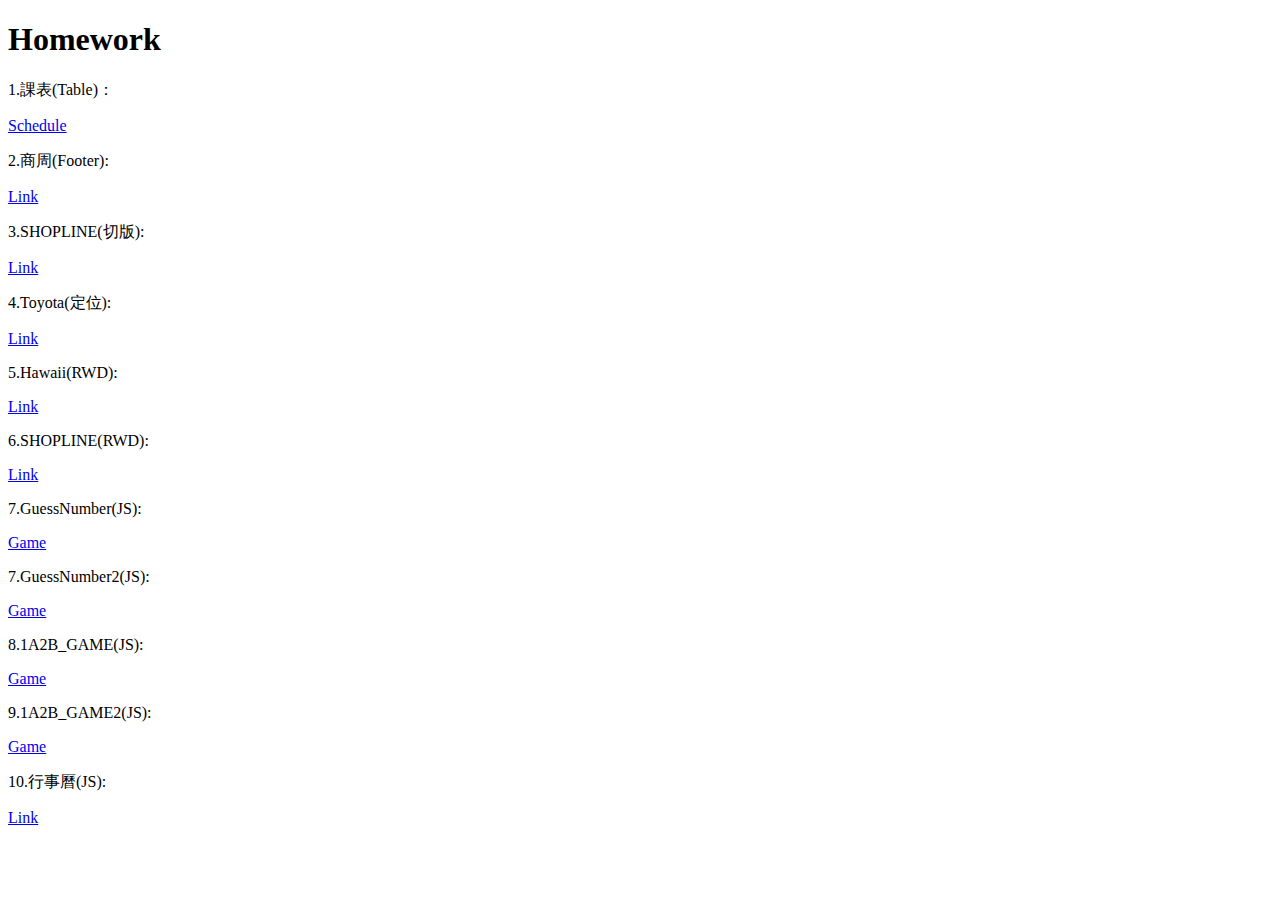
<file: index.html>
<!DOCTYPE html>
<html lang="zh-Hant">

<head>
  <meta charset="UTF-8" />
  <meta name="viewport" content="width=device-width, initial-scale=1.0" />
  <title>Eva's Homework</title>
</head>

<body>
  <h1> <b>Homework</b></h1>
  <p> 1.課表(Table)：</p> <a href="./Schedule/Schedule.html">Schedule</a>
  <p> 2.商周(Footer):</p> <a href="./Footer/Footer.html">Link</a>
  <p> 3.SHOPLINE(切版):</p> <a href="./SHOPLINE/SHOPLINE.html">Link</a>
  <p> 4.Toyota(定位):</p> <a href="./Toyota/Toyota.html">Link</a>
  <p> 5.Hawaii(RWD):</p> <a href="./Malama_Hawaii/MalamaHawaii.html">Link</a>
  <p> 6.SHOPLINE(RWD):</p> <a href="./SHOPLINE_RWD/SHOPLINE_2.html">Link</a>
  <p> 7.GuessNumber(JS):</p> <a href="./GuessNumber/GuessNumber.html">Game</a>
  <p> 7.GuessNumber2(JS):</p> <a href="./GuessNumber2/GamePage.html">Game</a>
  <p> 8.1A2B_GAME(JS):</p> <a href="./1A2B Guess/1A2BGame.html">Game</a>
  <p> 9.1A2B_GAME2(JS):</p> <a href="./1A2B Guess2/1A2BGame.html">Game</a>
  <p> 10.行事曆(JS):</p> <a href="./Calendar/Calendar.html">Link</a>
</body>

</html>
</file>
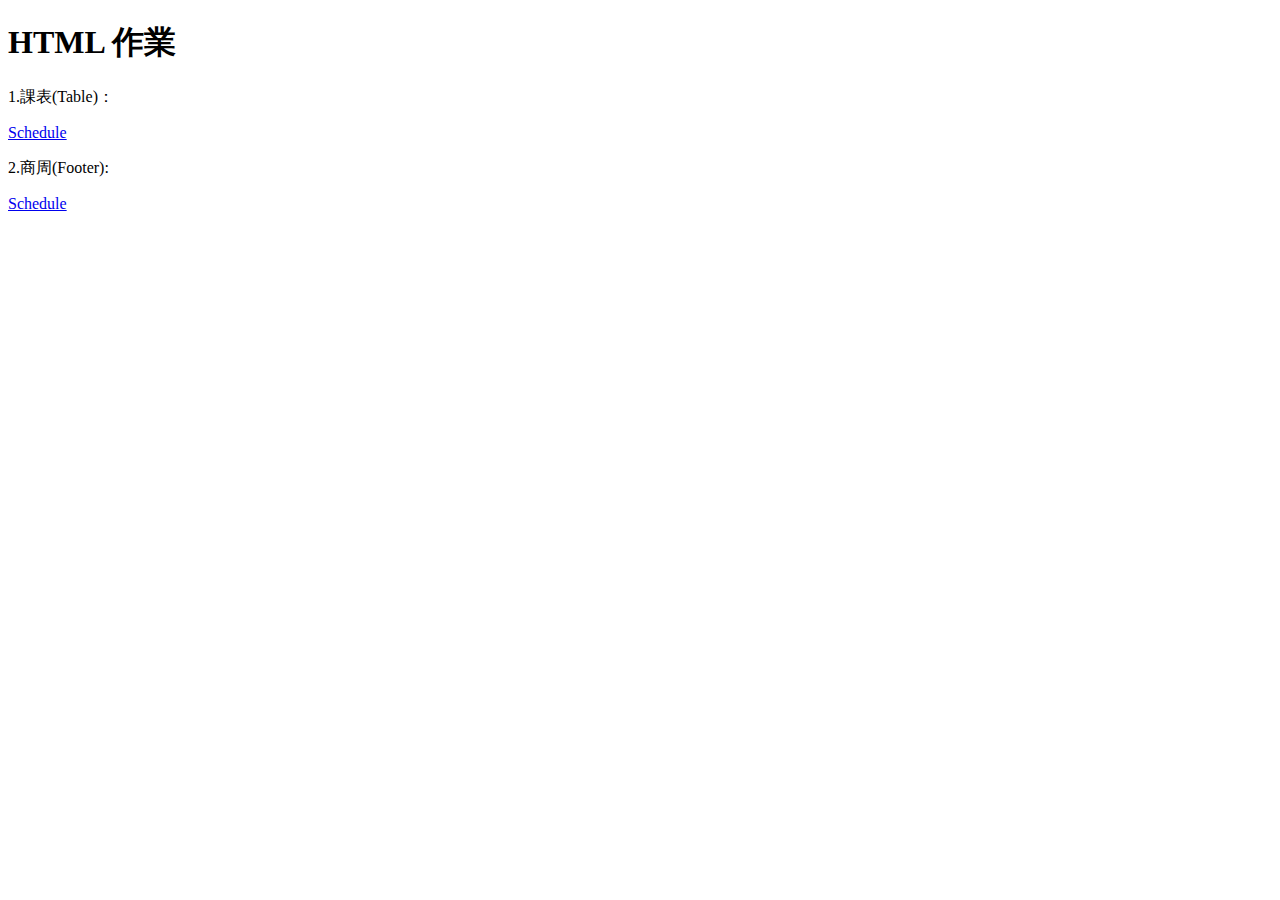
<file: 0601 作業/index.html>
<!DOCTYPE html>
<html lang="zh-Hant">

<head>
  <meta charset="UTF-8" />
  <meta name="viewport" content="width=device-width, initial-scale=1.0" />
  <title>01</title>
</head>

<body>
  <h1> <b>HTML 作業</b></h1>
  <p> 1.課表(Table)：</p> <a href="./Schedule.html">Schedule</a>
  <p> 2.商周(Footer):</p> <a href="./Footer.html">Schedule</a>
</body>

</html>
</file>
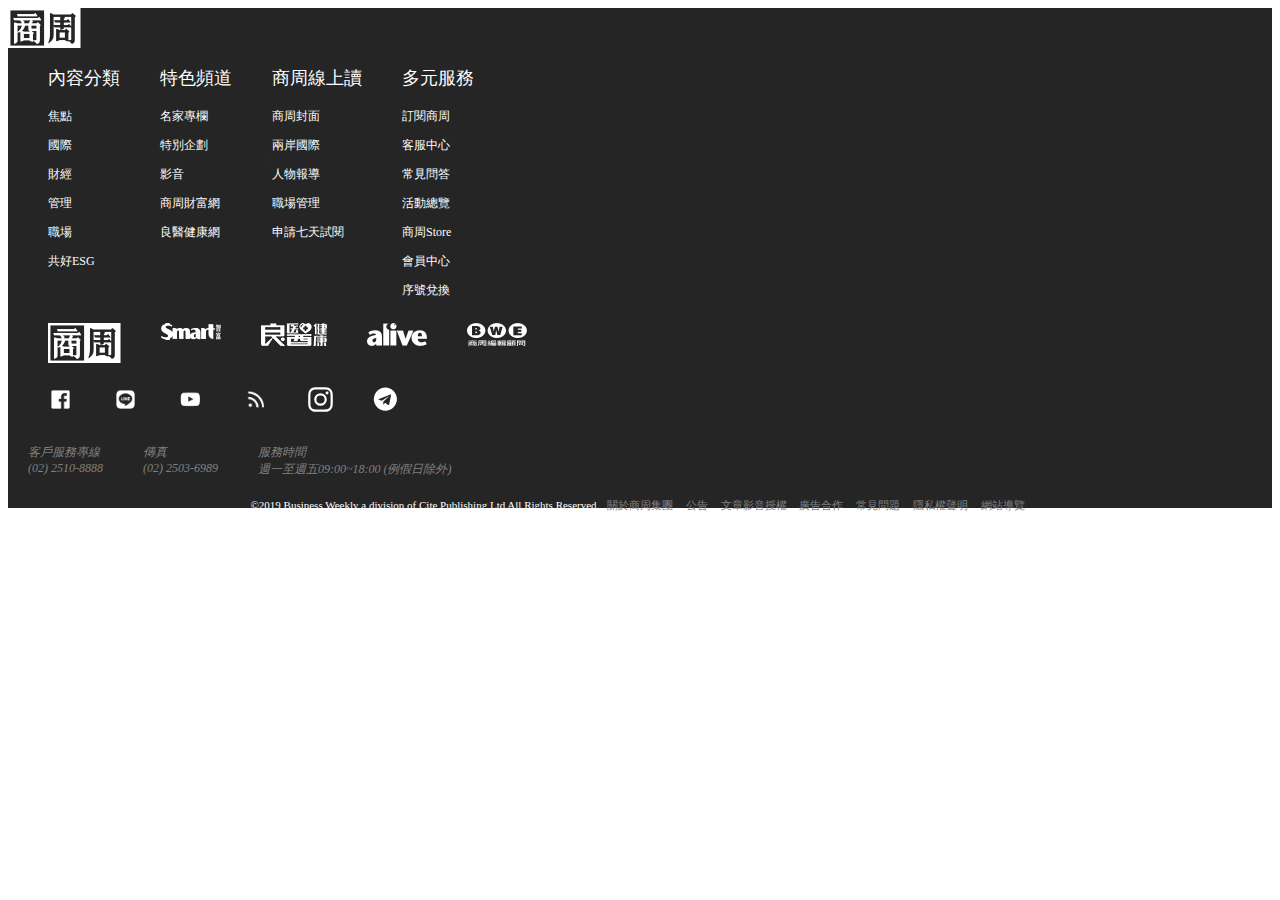
<file: 0601 作業/Footer.html>
<!DOCTYPE html>
<html lang="en">

<head>
    <meta charset="UTF-8">
    <meta name="viewport" content="width=device-width, initial-scale=1.0">
    <title>Document</title>
    <style>
        a {

            text-decoration: none;
            color: rgb(253, 254, 254);
        }

        footer {
            position: relative;
            margin: 0;
            width: 100%;
            height: 500px;
            font-size: 12px;
            background-color: rgb(37, 37, 37);
            color: rgb(253, 254, 254);

        }

        footer img {
            display: block;
            width: 200;
        }

        div {
            display: flex;
            float: right;
            width: 100%;
            text-decoration: none;
            margin: auto;
            list-style-type: none;
        }

        .Support {
            display: inline;
            float: right;
        }

        .Support li {
            display: flex;
        }

        .Support .sns img {
            width: 25px;
        }

        address {
            display: flex;
            color: gray;
            font-size: 12px;
        }

        address a {
            color: gray;
            font-size: 12px;
        }

        address p {
            margin: 20px;
        }

        .copyright {
            font-size: 11px;
            text-align: center;
        }

        .copyright a {
            color: gray;
            margin: 5px;
        }
    </style>
</head>

<body>

    <footer>
        <img src="./img/logo-white.png" alt="Logo">
        <div>

            <li>
                <ul style="font-size: 18px;">內容分類</ul>
                <ul><a href="https://www.businessweekly.com.tw/channel/focus/0000000312">焦點</a></ul>
                <ul><a href="https://www.businessweekly.com.tw/channel/international/0000000316">國際</a></ul>
                <ul><a href="https://www.businessweekly.com.tw/channel/business/0000000319">財經</a></ul>
                <ul><a href="https://www.businessweekly.com.tw/channel/management/0000000326">管理</a></ul>
                <ul><a href="https://www.businessweekly.com.tw/channel/careers/0000000331">職場</a></ul>
                <ul><a href="https://www.businessweekly.com.tw/channel/style/0000000337">共好ESG</a></ul>
            </li>
            <li>
                <ul style="font-size: 18px;">特色頻道</ul>
                <ul><a href="https://www.businessweekly.com.tw/opinion">名家專欄</a></ul>
                <ul><a href="https://www.businessweekly.com.tw/featurelist.aspx">特別企劃</a></ul>
                <ul><a href="https://www.businessweekly.com.tw/multimedia/">影音</a></ul>
                <ul><a href="https://wealth.businessweekly.com.tw/">商周財富網</a></ul>
                <ul><a href="https://health.businessweekly.com.tw/">良醫健康網</a></ul>
            </li>
            <li>
                <ul style="font-size: 18px;">商周線上讀</ul>
                <ul><a href="https://www.businessweekly.com.tw/Archive/Category/Index?Type1Url=2">商周封面</a></ul>
                <ul><a href="https://www.businessweekly.com.tw/Archive/Category/Index?Type1Url=4">兩岸國際</a></ul>
                <ul><a href="https://www.businessweekly.com.tw/Archive/Category/Index?Type1Url=8">人物報導</a></ul>
                <ul><a href="https://www.businessweekly.com.tw/Archive/Category/Index?Type1Url=3">職場管理</a></ul>
                <ul><a
                        href="https://bw.businessweekly.com.tw/event/payment-flash/?prodId=PROD000015814&utm_source=BWFooter&Ftag=BWFooter">申請七天試閱</a>
                </ul>
            </li>
            <li>
                <ul style="font-size: 18px;">多元服務</ul>
                <ul><a
                        href="https://www.businessweekly.com.tw/bookshop/magazine/SubscribeMain?utm_source=bwcom_footer1&utm_medium=referral">訂閱商周</a>
                </ul>
                <ul><a href="https://www.businessweekly.com.tw/Service">客服中心</a></ul>
                <ul><a href="https://www.businessweekly.com.tw/Service?type=QA">常見問答</a></ul>
                <ul><a href="https://www.businessweekly.com.tw/EventList">活動總覽</a></ul>
                <ul><a
                        href="https://www.businessweekly.com.tw/bookshop/?utm_source=bwcom_footer1&utm_medium=referral">商周Store</a>
                </ul>
                <ul><a href="https://member.businessweekly.com.tw/">會員中心</a></ul>
                <ul><a href="https://www.businessweekly.com.tw/bwevent/2021/exchange/">序號兌換</a></ul>
            </li>
        </div>
        <div class="Support">
            <li>
                <ul><a href="https://www.businessweekly.com.tw/"><img src="./img/logo-white.png" alt="logo"></a></ul>
                <ul><a href="https://smart.businessweekly.com.tw/"><img src="./img/smart-white.png" alt="smart"></a>
                </ul>
                <ul><a href="https://health.businessweekly.com.tw/"><img src="./img/health-white.png" alt="health"></a>
                </ul>
                <ul> <a href="https://alive.businessweekly.com.tw/"><img src="./img/alive-white.png" alt="alive"></a>
                </ul>
                <ul><a href="https://www.businessweekly.com.tw/bwc/"><img src="./img/bwe-white.png" alt="bwe"></a></ul>
            </li>
            <li class="sns">
                <ul><a href="https://www.facebook.com/bwnet.fans/?fref=ts"><img src="./img/footer-fb-normal.png"
                            alt="facebook"></a>
                </ul>
                <ul><a href="https://page.line.me/bwnet?openQrModal=true"><img src="./img/footer-line-normal.png"
                            alt="line"></a>
                </ul>
                <ul><a href="https://www.youtube.com/user/bwnet"><img src="./img/footer-yt-normal.png"
                            alt="youtuber"></a>
                </ul>
                <ul> <a href="https://www.businessweekly.com.tw/RSS"><img src="./img/footer-web-normal.png"
                            alt="RSS"></a>
                </ul>
                <ul><a href="https://www.instagram.com/bwnet.tw/"><img src="./img/footer-instagram.svg" alt="IG"></a>
                </ul>
                <ul><a href="https://t.me/businessweeklytw"><img src="./img/footer-telegram.svg" alt="Telegram"></a>
                </ul>
            </li>

            <address>
                <p>客戶服務專線<br />
                    <a href="tel:+88622510888">(02) 2510-8888</a>
                </p>
                <p>傳真<br />
                    <a href="fox:+886225036989">(02) 2503-6989</a>
                </p>
                <p>服務時間<br>
                    週一至週五09:00~18:00 (例假日除外)</p>
            </address>
        </div>


        <p class="copyright"> &copy;2019 Business Weekly a division of Cite Publishing Ltd All Rights Reserved.
            <a href="https://www.businessweekly.com.tw/AboutUs">關於商周集團</a>
            <a href="https://www.businessweekly.com.tw/Announcement"> 公告</a>
            <a href="https://www.businessweekly.com.tw/CopyRight"> 文章影音授權</a>
            <a href="https://www.businessweekly.com.tw/Service?type=AD"> 廣告合作</a>
            <a href="https://www.businessweekly.com.tw/Service?type=QA"> 常見問題</a>
            <a href="https://www.businessweekly.com.tw/Privacy"> 隱私權聲明</a>
            <a href="https://www.businessweekly.com.tw/SiteMap"> 網站導覽</a>
        </p>
    </footer>

</body>

</html>
</file>
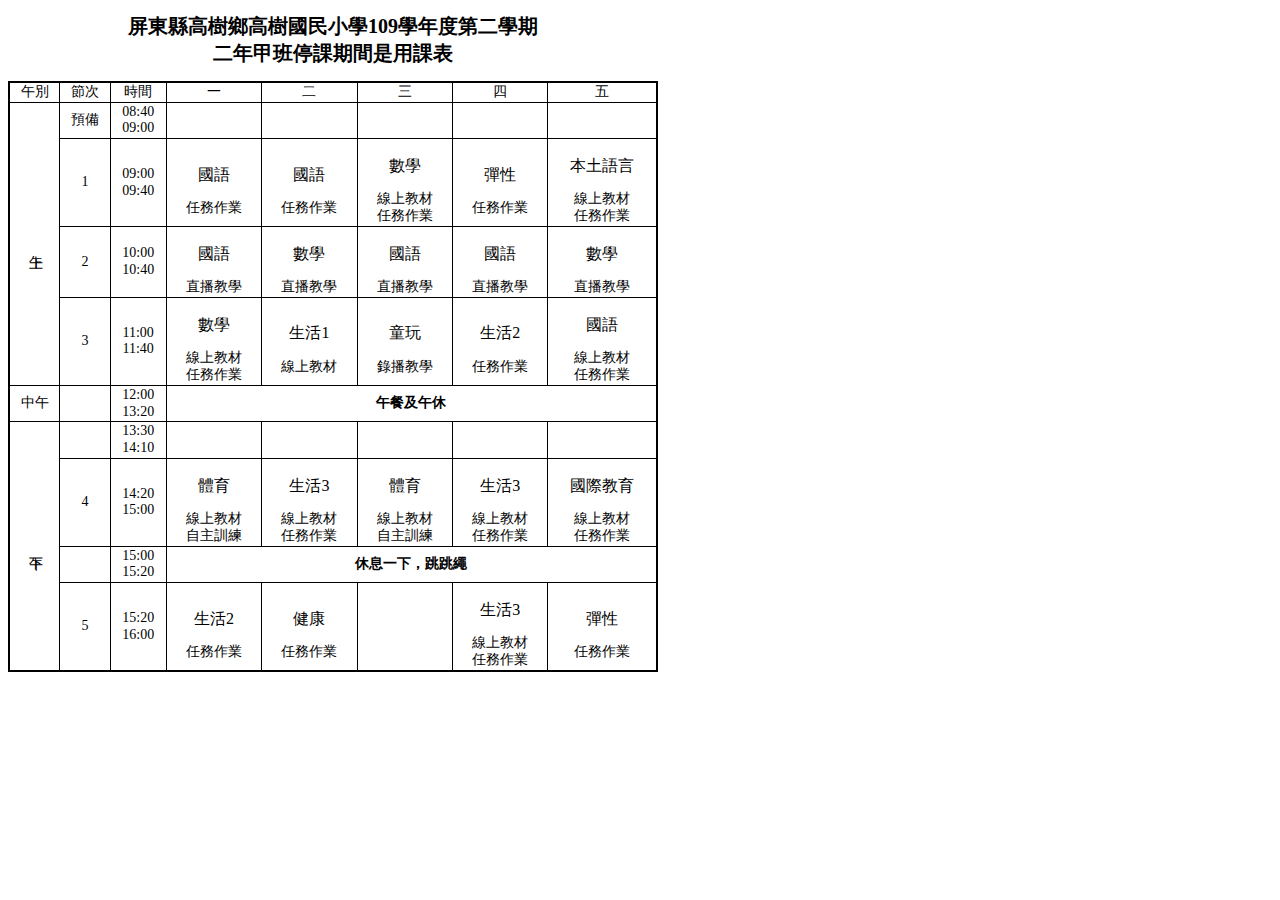
<file: 0601 作業/Schedule.html>
<!DOCTYPE html>
<html lang="en">

<head>
    <meta charset="UTF-8">
    <meta name="viewport" content="width=device-width, initial-scale=1.0">
    <title>Schedule</title>
    <style>
        div {
            width: 650px;
        }

        h1 {
            font-size: 20px;
            text-align: center;
            font-family: DFKai-SB;
        }

        table {
            width: 100%;
            border-collapse: collapse;
            border-style: double;
            border: 2px black solid;
            text-align: center;
            line-height: 1.2;
            list-style-type: none
        }

        tr td {
            border: 1px black solid;
            font-size: 14px;
            font-family: DFKai-SB;
        }

        p {
            font-size: 16px;
        }
    </style>
</head>

<body>
    <div>


        <h1>屏東縣高樹鄉高樹國民小學109學年度第二學期<br />二年甲班停課期間是用課表</h1>

        <table class="schedule">
            <tr>
                <td>午別</td>
                <td>節次</td>
                <td>時間</td>
                <td>一</td>
                <td>二</td>
                <td>三</td>
                <td>四</td>
                <td>五</td>
            </tr>
            <tr>
                <td rowspan="4" style="writing-mode: vertical-lr;">上午</td>
                <td>預備</td>
                <td>
                    08:40<br>09:00
                </td>
                <td> </td>
                <td> </td>
                <td> </td>
                <td> </td>
                <td> </td>
            </tr>

            <tr>

                <td>1</td>
                <td>

                    09:00<br>
                    09:40

                </td>
                <td>

                    <p>國語</p>
                    任務作業

                </td>
                <td>
                    <p>國語</p>
                    任務作業
                </td>
                <td>

                    <p>數學</p>
                    線上教材<br>
                    任務作業

                </td>
                <td>
                    <p>彈性</p>
                    任務作業
                </td>
                <td>

                    <p>本土語言</p>
                    線上教材<br>
                    任務作業

                </td>
            </tr>

            <tr>

                <td>2</td>
                <td>
                    10:00<br>
                    10:40
                </td>
                <td>
                    <p>國語</p>
                    直播教學
                </td>
                <td>
                    <p>數學</p>
                    直播教學
                </td>
                <td>
                    <p>國語</p>
                    直播教學
                </td>
                <td>
                    <p>國語</p>
                    直播教學
                </td>
                <td>
                    <p>數學</p>
                    直播教學
                </td>
            </tr>
            </tr>

            <tr>

                <td>3</td>
                <td>

                    11:00<br />
                    11:40

                </td>
                <td>

                    <p>數學</p>
                    線上教材<br>
                    任務作業
                </td>
                <td>

                    <p>生活1</p>
                    線上教材

                </td>
                <td>

                    <p>童玩</p>
                    錄播教學

                </td>
                <td>

                    <p>生活2</p>
                    任務作業

                </td>
                <td>

                    <p>國語</p>
                    線上教材<br>
                    任務作業
                </td>

            </tr>

            <tr>
                <td>中午</td>
                <td></td>
                <td>

                    12:00<br>
                    13:20
                </td>
                <td colspan="5"><b>午餐及午休</b></td>
            </tr>

            <tr>
                <td rowspan="4" style="writing-mode: vertical-lr;">下午</td>
                <td></td>
                <td>
                    13:30<br>
                    14:10
                </td>
                <td> </td>
                <td> </td>
                <td> </td>
                <td> </td>
                <td> </td>
            </tr>

            <tr>

                <td>4</td>
                <td>
                    14:20<br>
                    15:00
                </td>
                <td>

                    <p>體育</p>
                    線上教材<br>
                    自主訓練

                </td>
                <td>

                    <p>生活3</p>
                    線上教材<br>
                    任務作業

                </td>
                <td>

                    <p>體育</p>
                    線上教材<br>
                    自主訓練

                </td>
                <td>

                    <p>生活3</p>
                    線上教材<br>
                    任務作業
                </td>
                <td>

                    <p>國際教育</p>
                    線上教材<br>
                    任務作業
                </td>
            </tr>

            <tr>

                <td></td>
                <td>
                    15:00<br>
                    15:20
                </td>
                <td colspan="5"><b>休息一下，跳跳繩</b></td>
            </tr>

            <tr>

                <td>5</td>
                <td>
                    15:20<br>
                    16:00
                </td>
                <td>

                    <p>生活2</p>
                    任務作業<br>
                </td>
                <td>

                    <p>健康</p>
                    任務作業<br>
                </td>
                <td>

                </td>
                <td>

                    <p>生活3</p>
                    線上教材<br>
                    任務作業
                </td>
                <td>

                    <p>彈性</p>
                    任務作業<br>
                    </li>
                </td>
            </tr>
        </table>
    </div>

</body>

</html>
</file>
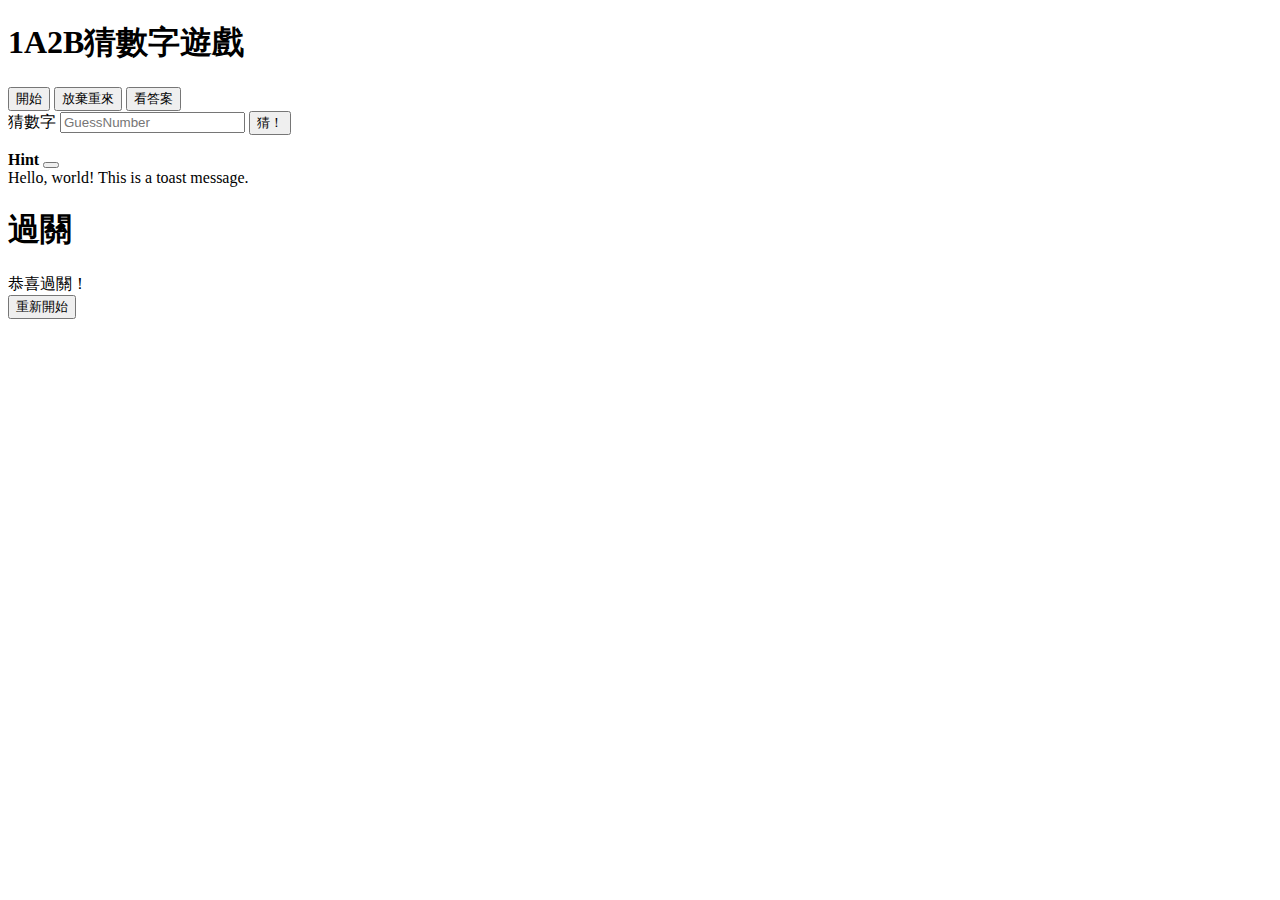
<file: 1A2B Guess/1A2BGame.html>
<!DOCTYPE html>
<html lang="zh-Hant">

<head>
    <meta charset="utf-8" />
    <meta name="viewport" content="width=device-width, initial-scale=1" />
    <title>1A2B猜數字遊戲</title>
    <link href="https://cdn.jsdelivr.net/npm/bootstrap@5.3.0/dist/css/bootstrap.min.css" rel="stylesheet"
        integrity="sha384-9ndCyUaIbzAi2FUVXJi0CjmCapSmO7SnpJef0486qhLnuZ2cdeRhO02iuK6FUUVM" crossorigin="anonymous" />
</head>

<body>
    <div class="container my-5">
        <h1 class="text-center">1A2B猜數字遊戲</h1>
        <div class="btn-group w-100 my-3" role="group" aria-label="Basic example">
            <button type="button" id="start_btn" class="btn btn-outline-secondary">
                開始
            </button>
            <button type="button" id="restart_btn" class="btn btn-outline-secondary">
                放棄重來
            </button>
            <button type="button" id="show_answer_btn" class="btn btn-outline-secondary">
                看答案
            </button>
        </div>
        <div class="input-group my-3">
            <span class="input-group-text">猜數字</span>
            <input type="text" id="guess_input" class="form-control" placeholder="GuessNumber" aria-label="GuessNumber"
                aria-describedby="GuessNumber" />
            <button type="button" id="guess_btn" class="btn btn-outline-secondary">
                猜！
            </button>
        </div>
        <ul id="guess_history_list" class="list-group">
            <!-- <li class="list-group-item">
          <span class="badge bg-danger">0A0B</span> 1234
        </li>
        <li class="list-group-item">
          <span class="badge bg-danger">0A0B</span> 1234
        </li>
        <li class="list-group-item">
          <span class="badge bg-danger">0A0B</span> 1234
        </li>
        <li class="list-group-item">
          <span class="badge bg-danger">0A0B</span> 1234initGame
        </li>
        <li class="list-group-item">
          <span class="badge bg-success">4A0B</span> 5678
        </li> -->
        </ul>
    </div>

    <div class="toast-container top-0 end-0">
        <div id="game_msg_toast" class="toast" role="alert" aria-live="assertive" aria-atomic="true">
            <div class="toast-header">
                <strong class="me-auto">Hint</strong>
                <button type="button" class="btn-close" data-bs-dismiss="toast" aria-label="Close"></button>
            </div>
            <div class="toast-body">Hello, world! This is a toast message.</div>
        </div>
    </div>

    <div class="modal fade" id="end_game_modal" data-bs-backdrop="static" data-bs-keyboard="false" tabindex="-1"
        aria-labelledby="staticBackdropLabel" aria-hidden="true">
        <div class="modal-dialog">
            <div class="modal-content">
                <div class="modal-header">
                    <h1 class="modal-title fs-5" id="staticBackdropLabel">過關</h1>
                </div>
                <div class="modal-body">恭喜過關！</div>
                <div class="modal-footer">
                    <button type="button" id="end_game_btn" class="btn btn-primary">
                        重新開始
                    </button>
                </div>
            </div>
        </div>
    </div>

    <script src="https://cdn.jsdelivr.net/npm/bootstrap@5.3.0/dist/js/bootstrap.bundle.min.js"
        integrity="sha384-geWF76RCwLtnZ8qwWowPQNguL3RmwHVBC9FhGdlKrxdiJJigb/j/68SIy3Te4Bkz"
        crossorigin="anonymous"></script>
    <script src="./main.js">
    </script>
</body>

</html>
</file>
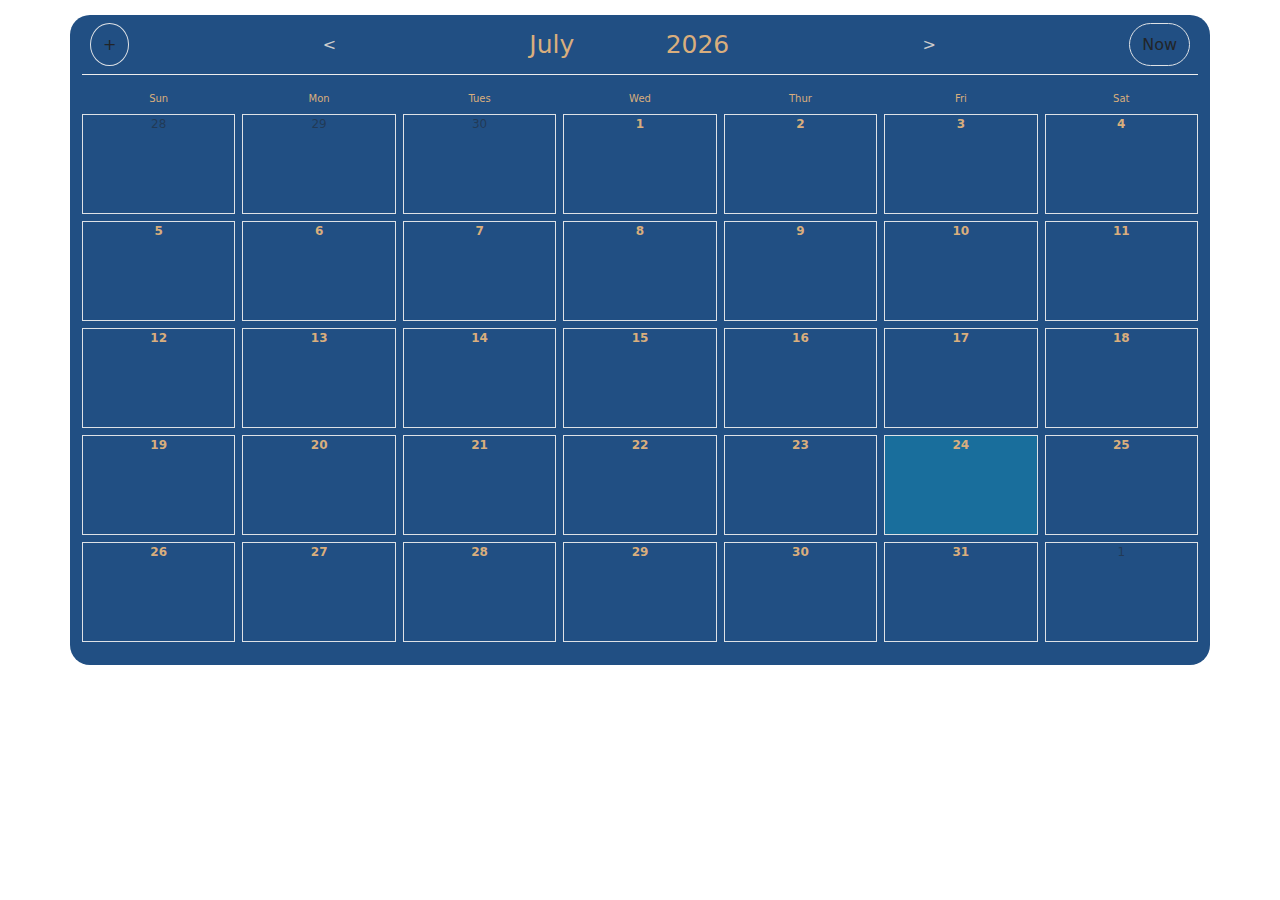
<file: Calendar/Calendar.html>
<!doctype html>
<html lang="en">

<head>
    <meta charset="utf-8">
    <meta name="viewport" content="width=device-width, initial-scale=1">
    <title>Calendar</title>
    <link href="https://cdn.jsdelivr.net/npm/bootstrap@5.3.3/dist/css/bootstrap.min.css" rel="stylesheet"
        integrity="sha384-QWTKZyjpPEjISv5WaRU9OFeRpok6YctnYmDr5pNlyT2bRjXh0JMhjY6hW+ALEwIH" crossorigin="anonymous">
    <link rel="stylesheet" href="./style.css">
    <!-- Google Tag Manager -->
    <script>(function (w, d, s, l, i) {
            w[l] = w[l] || []; w[l].push({
                'gtm.start':
                    new Date().getTime(), event: 'gtm.js'
            }); var f = d.getElementsByTagName(s)[0],
                j = d.createElement(s), dl = l != 'dataLayer' ? '&l=' + l : ''; j.async = true; j.src =
                    'https://www.googletagmanager.com/gtm.js?id=' + i + dl; f.parentNode.insertBefore(j, f);
        })(window, document, 'script', 'dataLayer', 'GTM-TXQLJB6T');</script>
    <!-- End Google Tag Manager -->
</head>

<body>
    <!-- Google Tag Manager (noscript) -->
    <noscript><iframe src="https://www.googletagmanager.com/ns.html?id=GTM-TXQLJB6T" height="0" width="0"
            style="display:none;visibility:hidden"></iframe></noscript>
    <!-- End Google Tag Manager (noscript) -->
     
    <!--月曆-->
    <div class="container">
        <!--新增事件按鈕-->

        <div class="calendar-header d-flex p-2 justify-content-between">
            <button type="button" class="btn border rounded-circle" data-bs-toggle="modal"
                data-bs-target="#staticBackdrop">
                +
            </button>
            <button class="prevBtn">&lt;</button>
            <div class="mon_year d-flex gap-1">
                <span class="chooseMonth my-auto"></span>
                <span class="chooseYear my-auto"></span>
            </div>
            <button class="nextBtn">&gt;</button>
            <button type="button" class="nowbtn btn border rounded-pill">
                Now
            </button>
        </div>
        <div class="calendar-weekdays mt-3 text-center">
            <div>Sun</div>
            <div>Mon</div>
            <div>Tues</div>
            <div>Wed</div>
            <div>Thur</div>
            <div>Fri</div>
            <div>Sat</div>
        </div>

        <!--新增日期-->

        <div class="calendar-days mt-2 text-center">

        </div>
    </div>

    <!-- 事件選單 -->
    <div class="modal fade" id="staticBackdrop" data-bs-backdrop="static" data-bs-keyboard="false" tabindex="-1"
        aria-labelledby="staticBackdropLabel" aria-hidden="true">
        <div class="modal-dialog modal-dialog-centered">
            <div class="modal-content">
                <div class="modal-header">
                    <h1 class="modal-title fs-5 fw-bolder" id="staticBackdropLabel">新增事件</h1>
                    <button type="button" class="btn-close" data-bs-dismiss="modal" aria-label="Close"></button>
                </div>
                <div class="modal-body">
                    <form>
                        <div class="row mb-3">
                            <label for="input-event" class="col-sm-3 col-form-label">事件名稱</label>
                            <div class="col-sm-9">
                                <input type="text" class="form-control" id="input-event">
                            </div>
                        </div>
                        <div class="row mb-3">
                            <label for="input-date" class="col-sm-3 col-form-label">日期</label>
                            <div class="col-sm-9">
                                <input type="date" class="form-control" id="input-date">
                            </div>
                        </div>
                        <div class="row mb-3">
                            <label for="input-time" class="col-sm-3 col-form-label">時間</label>
                            <div class="col-sm-9">
                                <input type="time" class="form-control" id="input-time">
                            </div>
                        </div>
                        <div class="row mb-3">
                            <label for="input-local" class="col-sm-3 col-form-label">地點</label>
                            <div class="col-sm-9">
                                <input type="text" class="form-control" id="input-local">
                            </div>
                        </div>
                        <div class="row mb-3">
                            <label for="ColorInput" class="col-sm-3 col-form-label">顏色</label>
                            <div class="col-sm-9"><input type="color" class="form-control form-control-color"
                                    id="ColorInput" value="#ffdf5f"></div>
                        </div>
                    </form>
                </div>
                <div class="modal-footer">
                    <button type="button" class="cancel-btn btn btn-outline-danger fw-bolder d-none">刪除</button>
                    <button type="button" class="update-btn btn btn-outline-info fw-bolder d-none">更新</button>
                    <button type="button" class="add-btn btn btn-outline-success fw-bolder"
                        data-bs-dismiss="modal">新增</button>
                </div>
            </div>
        </div>
    </div>


    <script src="https://cdn.jsdelivr.net/npm/bootstrap@5.3.3/dist/js/bootstrap.bundle.min.js"
        integrity="sha384-YvpcrYf0tY3lHB60NNkmXc5s9fDVZLESaAA55NDzOxhy9GkcIdslK1eN7N6jIeHz"
        crossorigin="anonymous"></script>
    <script src="script.js"></script>
</body>

</html>
</file>
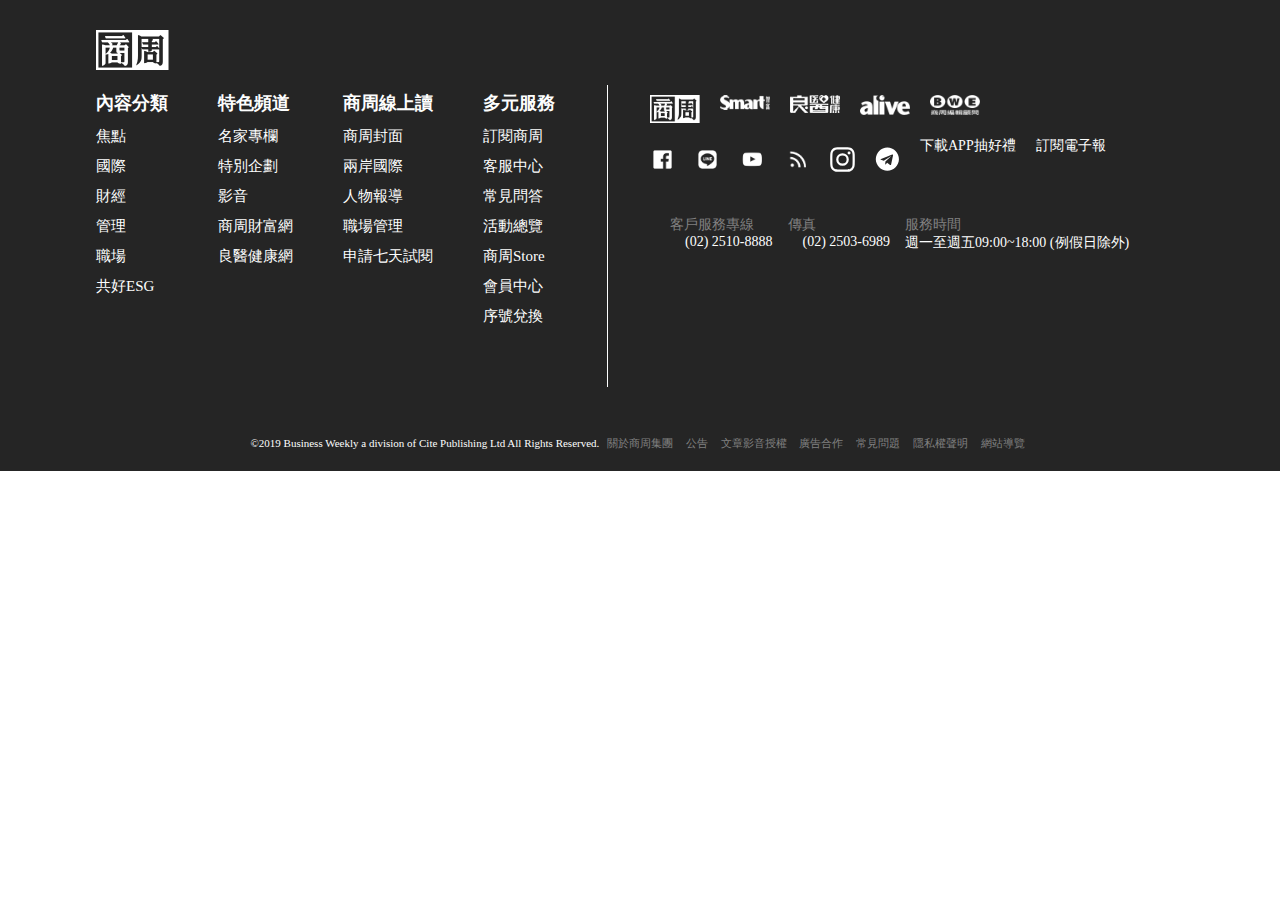
<file: Footer/Footer.html>
<!DOCTYPE html>
<html lang="en">

<head>
    <meta charset="UTF-8">
    <meta name="viewport" content="width=device-width, initial-scale=1.0, shrink-to-fit=no">
    <title>Footer</title>
    <style>
        * {
            margin: 0;
            padding: 0;
            list-style-type: none;
        }

        footer {
            width: 100%;
            height: 471px;
            font-size: 12px;
            background-color: rgb(37, 37, 37);
            color: rgb(253, 254, 254);
            position: relative;

        }


        .container {
            margin: auto;
            width: 1088px;
            height: 243px;
            display: flex;
            position: absolute;
            height: 80%;
            right: 0;
            left: 0;
            top: 10px;
        }

        .Logo {
            position: absolute;
            left: 0px;
            top: 20px;
        }

        .Logo img {
            width: 73px;
        }

        .v-line {
            border-left: 0.5px solid rgb(253, 254, 254);
            height: 80%;
            Top: 20%;
            left: 47%;
            position: absolute;
            margin-top: 0;
        }

        a {
            text-decoration: none;
            color: rgb(253, 254, 254);
        }

        .information {
            display: flex;
            position: absolute;
            Top: 20%;
        }

        .information ul {
            line-height: 2;
            margin-right: 50px;
            font-size: 15px;
            font-family: Microsoft JhengHei;
        }

        .title {
            font-size: 18px;
            font-weight: bold;
        }

        .outsidelink {
            display: inline;
            position: absolute;
            left: 50%;
            Top: 20%;
        }

        .outsidelink ul {
            list-style-type: none;
            text-decoration: none;
            display: flex;
        }

        .sns img {
            width: 25px;
            margin: 10px;
        }

        .Support li {
            margin: 10px;
        }

        .Support img {
            width: 50px;
        }

        .other a {
            margin: 10px;
            color: rgb(253, 254, 254);
            font-size: 14px;
            font-family: Microsoft JhengHei;
        }

        address {

            display: flex;
            color: gray;
            font-size: 14px;
            font-style: normal;
            margin: 30px;
        }

        address a {
            color: gray;
            margin: 15px;
        }

        .connect {
            color: rgb(253, 254, 254);
        }



        .copyright {
            position: absolute;
            bottom: 0;
            right: 0;
            left: 0;
            font-size: 11px;
            text-align: center;
            margin: 20px;
        }

        .copyright a {
            color: gray;
            margin: 5px;
        }
    </style>
</head>

<body>

    <footer>

        <div class="container">
            <div class="Logo">
                <img src="./img/logo-white.png" alt="Logo">
            </div>
            <div class="information">
                <ul>
                    <li class="title">內容分類</li>
                    <li><a href="https://www.businessweekly.com.tw/channel/focus/0000000312">焦點</a></li>
                    <li><a href="https://www.businessweekly.com.tw/channel/international/0000000316">國際</a></li>
                    <li><a href="https://www.businessweekly.com.tw/channel/business/0000000319">財經</a></li>
                    <li><a href="https://www.businessweekly.com.tw/channel/management/0000000326">管理</a></li>
                    <li><a href="https://www.businessweekly.com.tw/channel/careers/0000000331">職場</a></li>
                    <li><a href="https://www.businessweekly.com.tw/channel/style/0000000337">共好ESG</a></li>
                </ul>
                <ul>
                    <li class="title">特色頻道</li>
                    <li><a href="https://www.businessweekly.com.tw/opinion">名家專欄</a></li>
                    <li><a href="https://www.businessweekly.com.tw/featurelist.aspx">特別企劃</a></li>
                    <li><a href="https://www.businessweekly.com.tw/multimedia/">影音</a></li>
                    <li><a href="https://wealth.businessweekly.com.tw/">商周財富網</a></li>
                    <li><a href="https://health.businessweekly.com.tw/">良醫健康網</a></li>
                </ul>
                <ul>
                    <li class="title">商周線上讀</li>
                    <li><a href="https://www.businessweekly.com.tw/Archive/Category/Index?Type1Url=2">商周封面</a></li>
                    <li><a href="https://www.businessweekly.com.tw/Archive/Category/Index?Type1Url=4">兩岸國際</a></li>
                    <li><a href="https://www.businessweekly.com.tw/Archive/Category/Index?Type1Url=8">人物報導</a></li>
                    <li><a href="https://www.businessweekly.com.tw/Archive/Category/Index?Type1Url=3">職場管理</a></li>
                    <li><a
                            href="https://bw.businessweekly.com.tw/event/payment-flash/?prodId=PROD000015814&utm_source=BWFooter&Ftag=BWFooter">申請七天試閱</a>
                    </li>
                </ul>
                <ul>
                    <li class="title">多元服務</li>
                    <li><a
                            href="https://www.businessweekly.com.tw/bookshop/magazine/SubscribeMain?utm_source=bwcom_footer1&utm_medium=referral">訂閱商周</a>
                    </li>
                    <li><a href="https://www.businessweekly.com.tw/Service">客服中心</a></li>
                    <li><a href="https://www.businessweekly.com.tw/Service?type=QA">常見問答</a></li>
                    <li><a href="https://www.businessweekly.com.tw/EventList">活動總覽</a></li>
                    <li><a
                            href="https://www.businessweekly.com.tw/bookshop/?utm_source=bwcom_footer1&utm_medium=referral">商周Store</a>
                    </li>
                    <li><a href="https://member.businessweekly.com.tw/">會員中心</a></li>
                    <li><a href="https://www.businessweekly.com.tw/bwevent/2021/exchange/">序號兌換</a></li>
                </ul>
            </div>
            <div class="v-line"></div>
            <div class="outsidelink">
                <ul class="Support">
                    <li><a href="https://www.businessweekly.com.tw/"><img src="./img/logo-white.png" alt="logo"></a>
                    </li>
                    <li><a href="https://smart.businessweekly.com.tw/"><img src="./img/smart-white.png" alt="smart"></a>
                    </li>
                    <li><a href="https://health.businessweekly.com.tw/"><img src="./img/health-white.png"
                                alt="health"></a>
                    </li>
                    <li> <a href="https://alive.businessweekly.com.tw/"><img src="./img/alive-white.png"
                                alt="alive"></a>
                    </li>
                    <li><a href="https://www.businessweekly.com.tw/bwc/"><img src="./img/bwe-white.png" alt="bwe"></a>
                    </li>
                </ul>
                <ul class="sns">
                    <li><a href="https://www.facebook.com/bwnet.fans/?fref=ts"><img src="./img/footer-fb-normal.png"
                                alt="facebook"></a>
                    </li>
                    <li><a href="https://page.line.me/bwnet?openQrModal=true"><img src="./img/footer-line-normal.png"
                                alt="line"></a>
                    </li>
                    <li><a href="https://www.youtube.com/user/bwnet"><img src="./img/footer-yt-normal.png"
                                alt="youtuber"></a>
                    </li>
                    <li> <a href="https://www.businessweekly.com.tw/RSS"><img src="./img/footer-web-normal.png"
                                alt="RSS"></a>
                    </li>
                    <li><a href="https://www.instagram.com/bwnet.tw/"><img src="./img/footer-instagram.svg"
                                alt="IG"></a>
                    </li>
                    <li><a href="https://t.me/businessweeklytw"><img src="./img/footer-telegram.svg" alt="Telegram"></a>
                    </li>


                    <li class="other"><a href="https://www.businessweekly.com.tw/bwplus/landingpage/">下載APP抽好禮</a>
                    </li>
                    <li class="other"><a href="https://www.businessweekly.com.tw/epaper">訂閱電子報</a>
                    </li>

                </ul>

                <address>
                    <p>客戶服務專線<br />
                        <a class="connect" href="tel:+88622510888">(02) 2510-8888</a>
                    </p>
                    <p>傳真<br />
                        <a class="connect" href="fox:+886225036989">(02) 2503-6989</a>
                    </p>
                    <p>服務時間<br>
                        <span class="connect">週一至週五09:00~18:00 (例假日除外)</span></s>
                </address>

            </div>
        </div>


        <p class="copyright"> &copy;2019 Business Weekly a division of Cite Publishing Ltd All Rights Reserved.
            <a href="https://www.businessweekly.com.tw/AboutUs">關於商周集團</a>
            <a href="https://www.businessweekly.com.tw/Announcement"> 公告</a>
            <a href="https://www.businessweekly.com.tw/CopyRight"> 文章影音授權</a>
            <a href="https://www.businessweekly.com.tw/Service?type=AD"> 廣告合作</a>
            <a href="https://www.businessweekly.com.tw/Service?type=QA"> 常見問題</a>
            <a href="https://www.businessweekly.com.tw/Privacy"> 隱私權聲明</a>
            <a href="https://www.businessweekly.com.tw/SiteMap"> 網站導覽</a>
        </p>
    </footer>

</body>

</html>
</file>
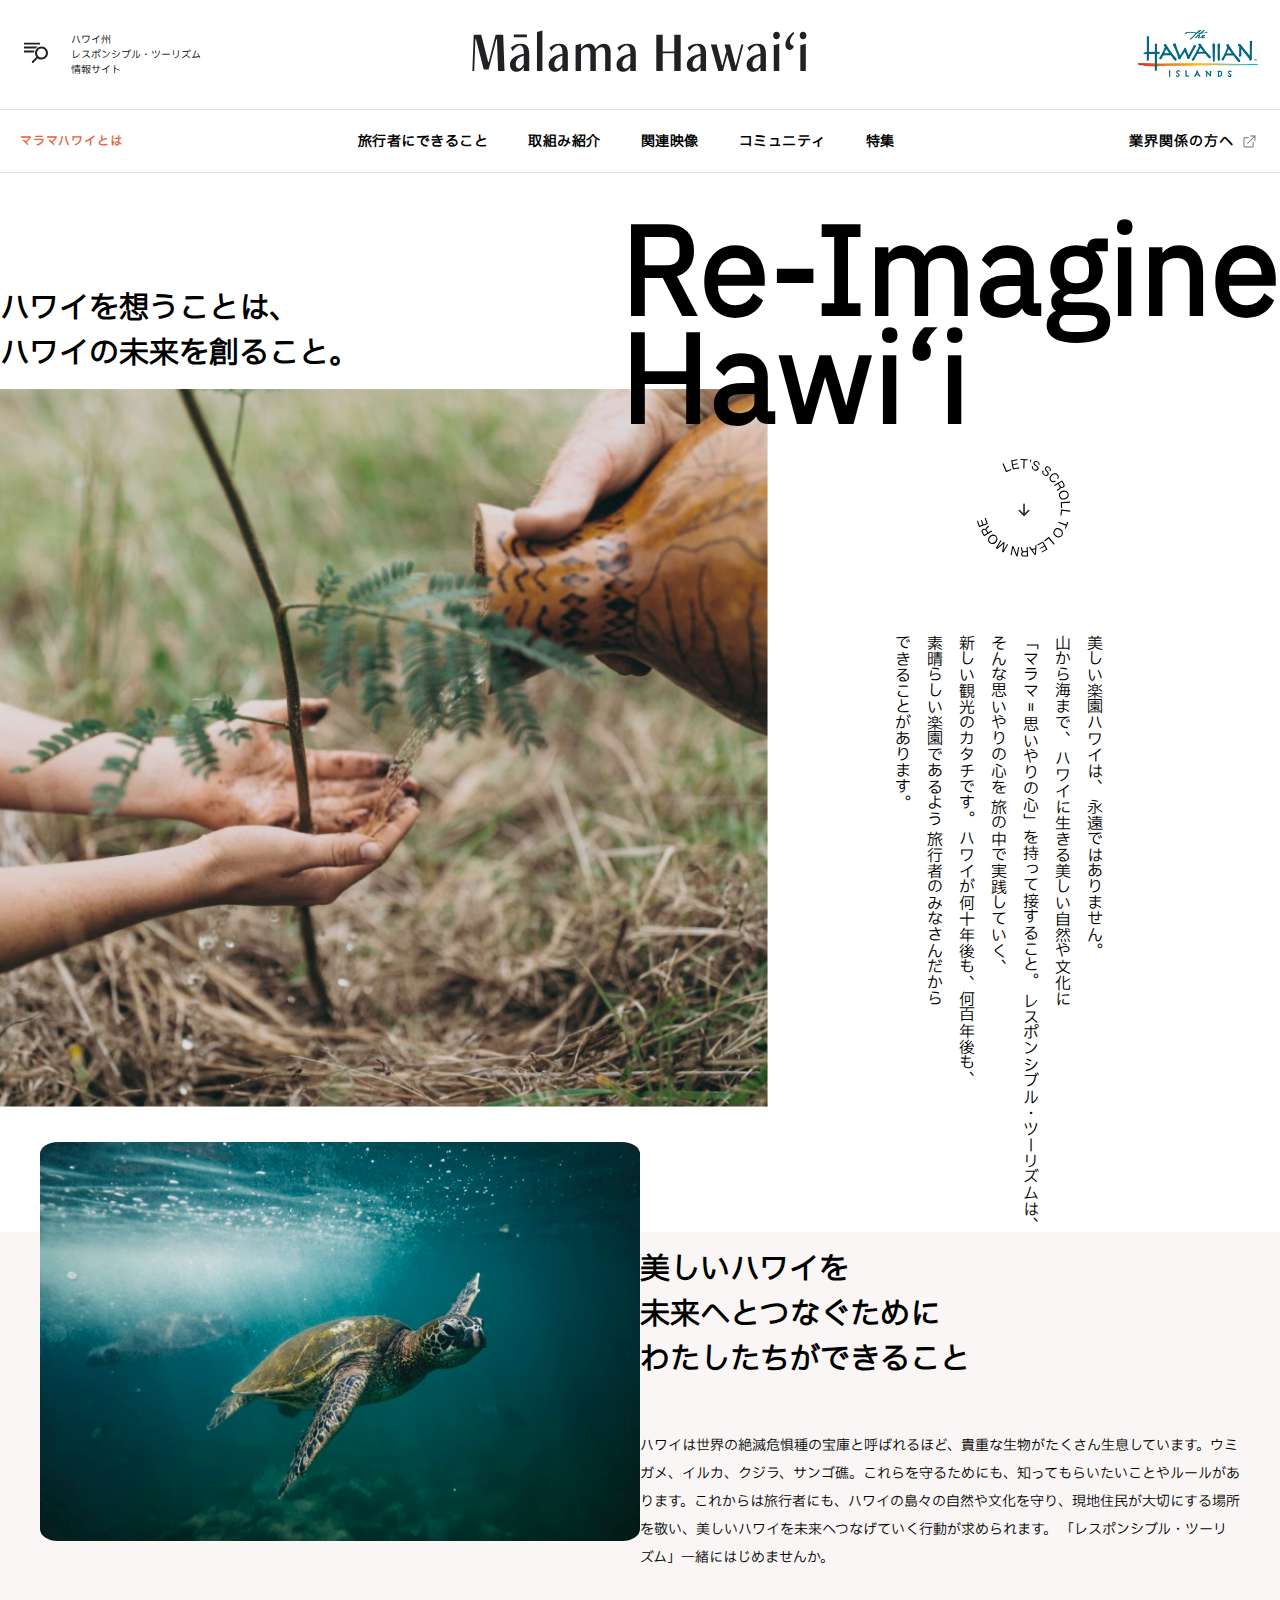
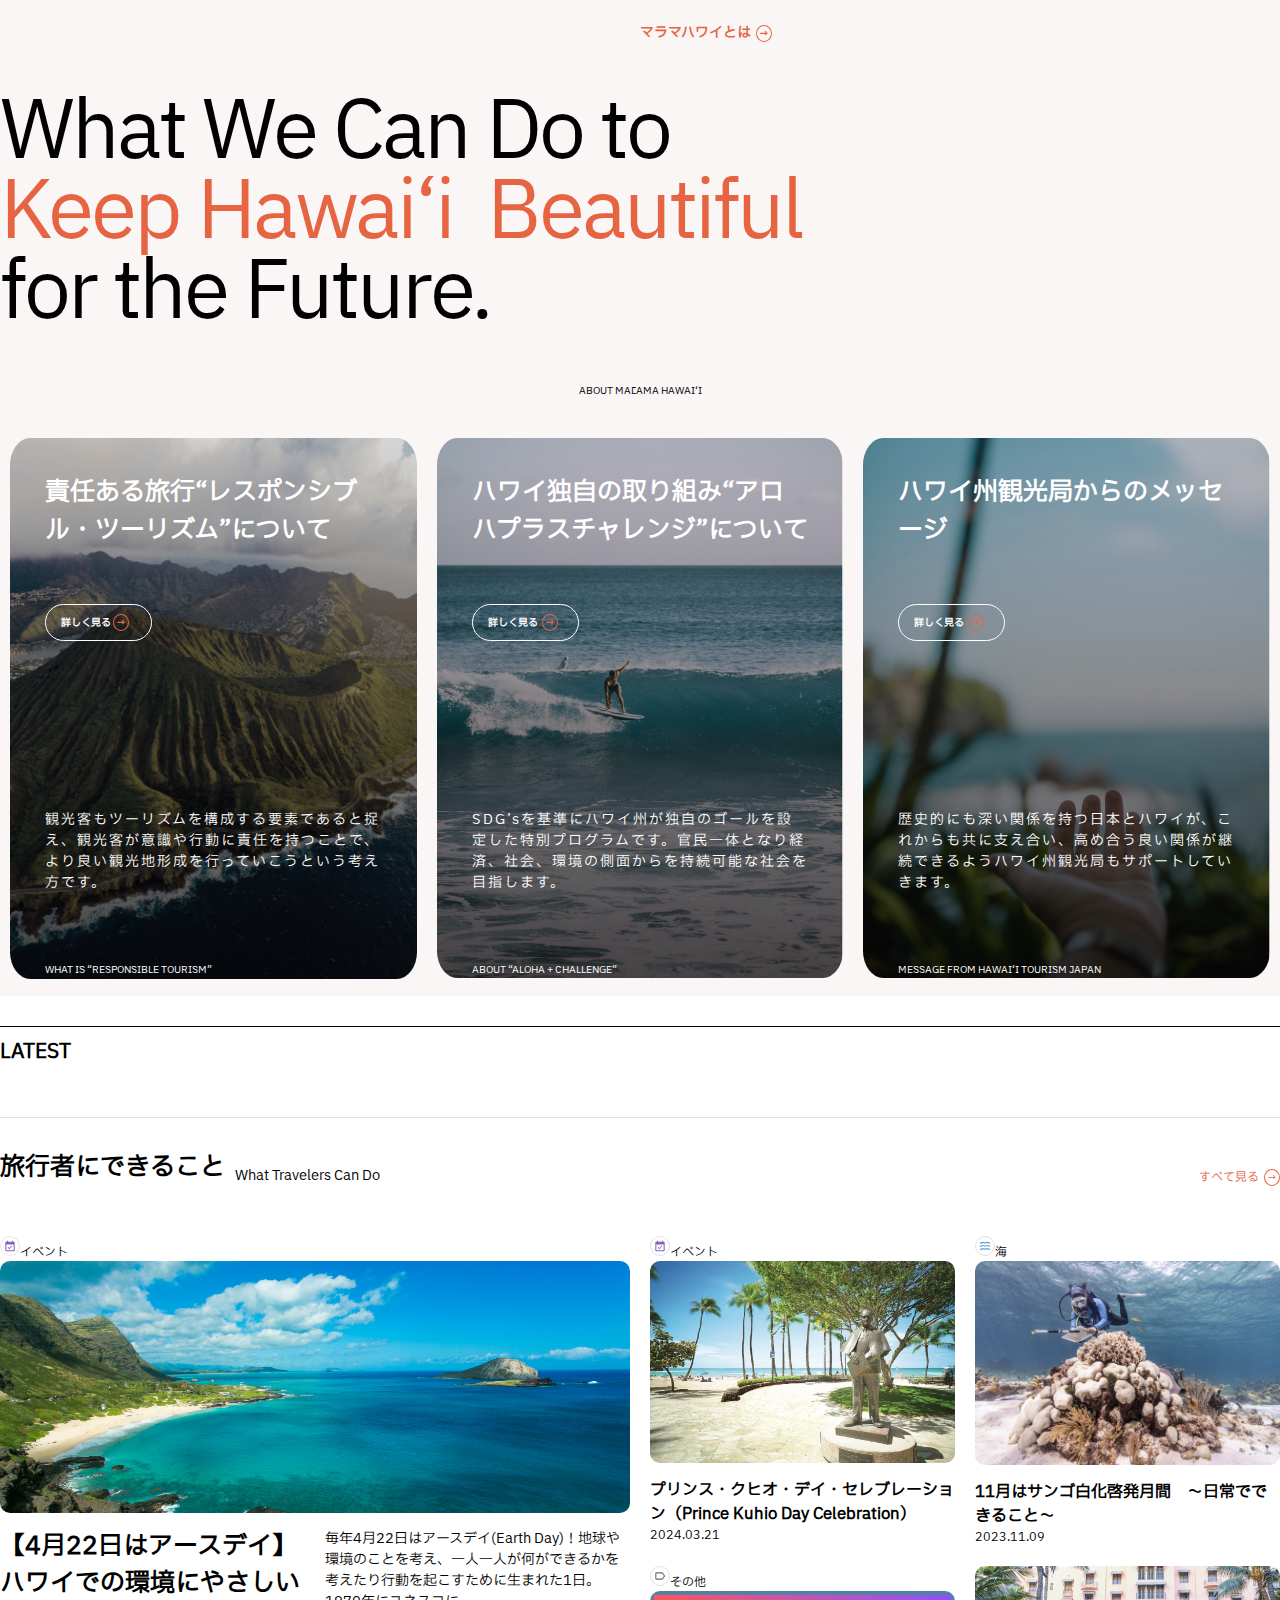
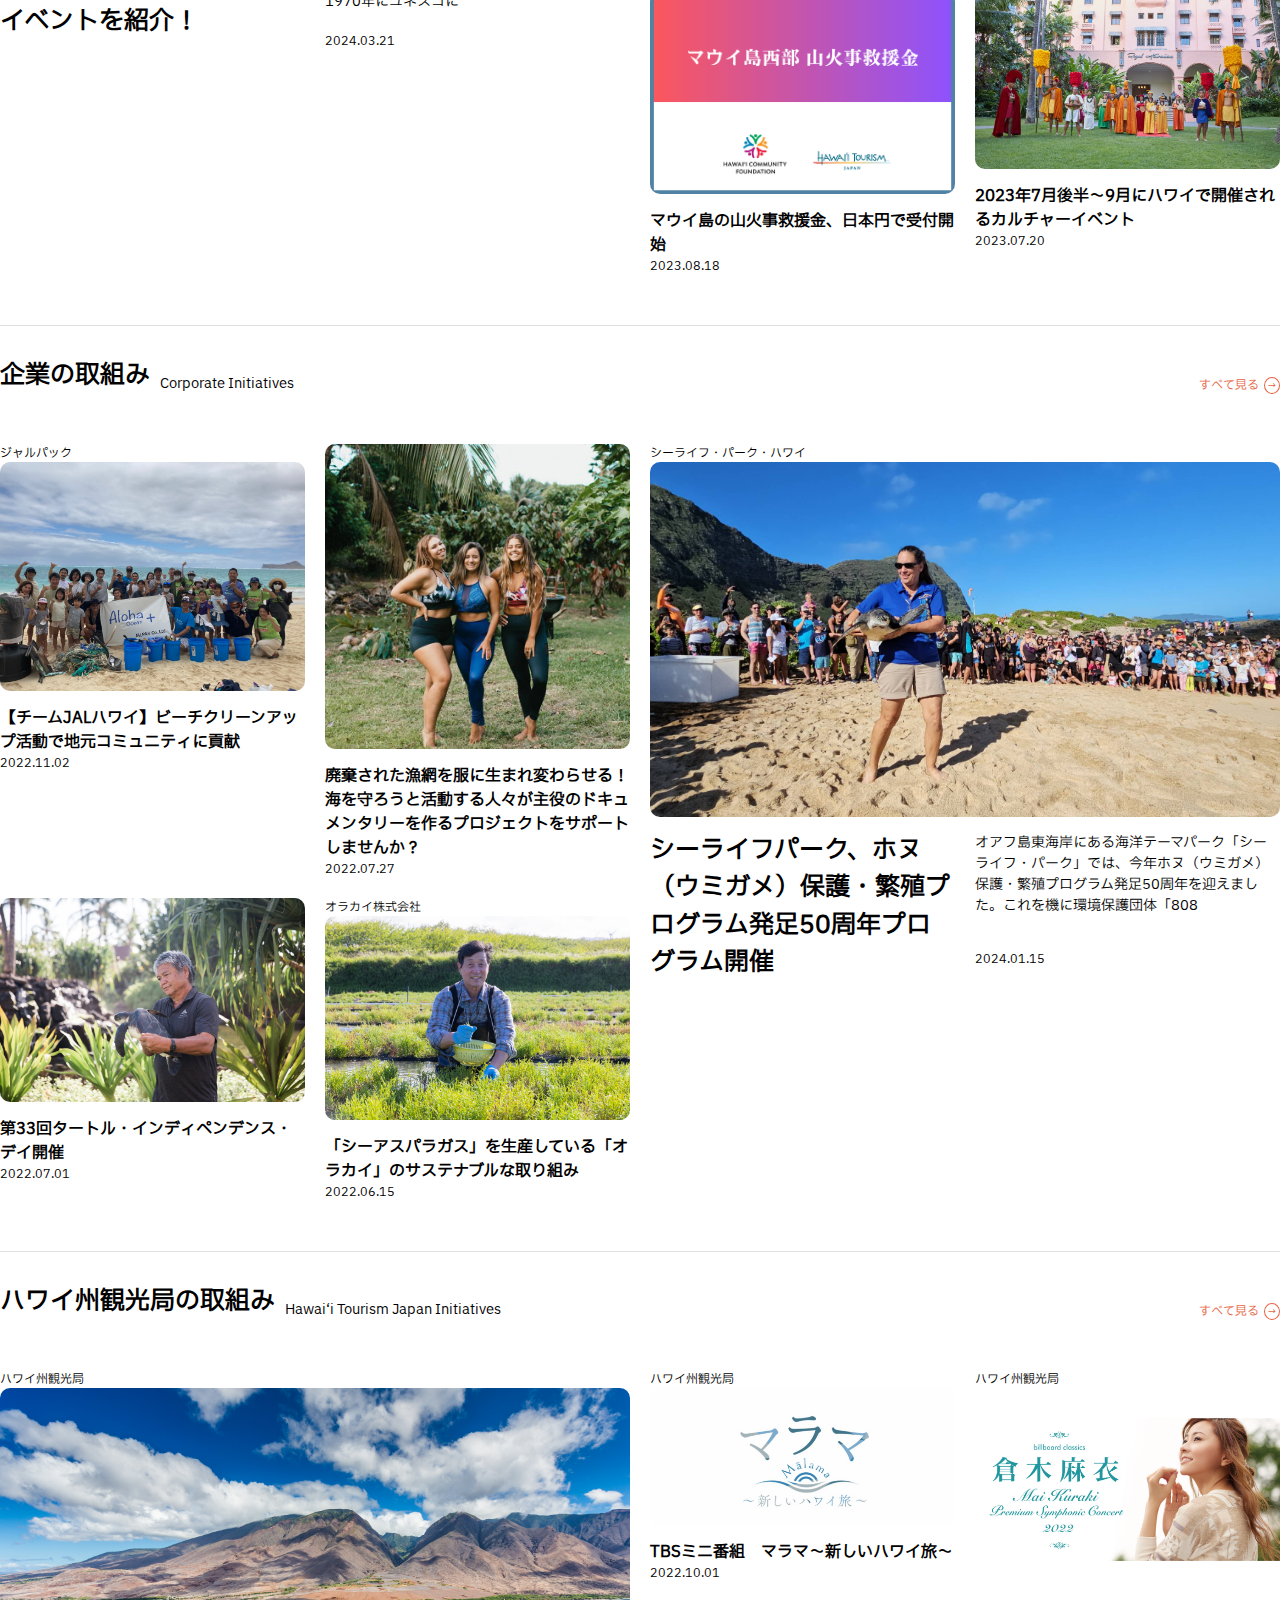
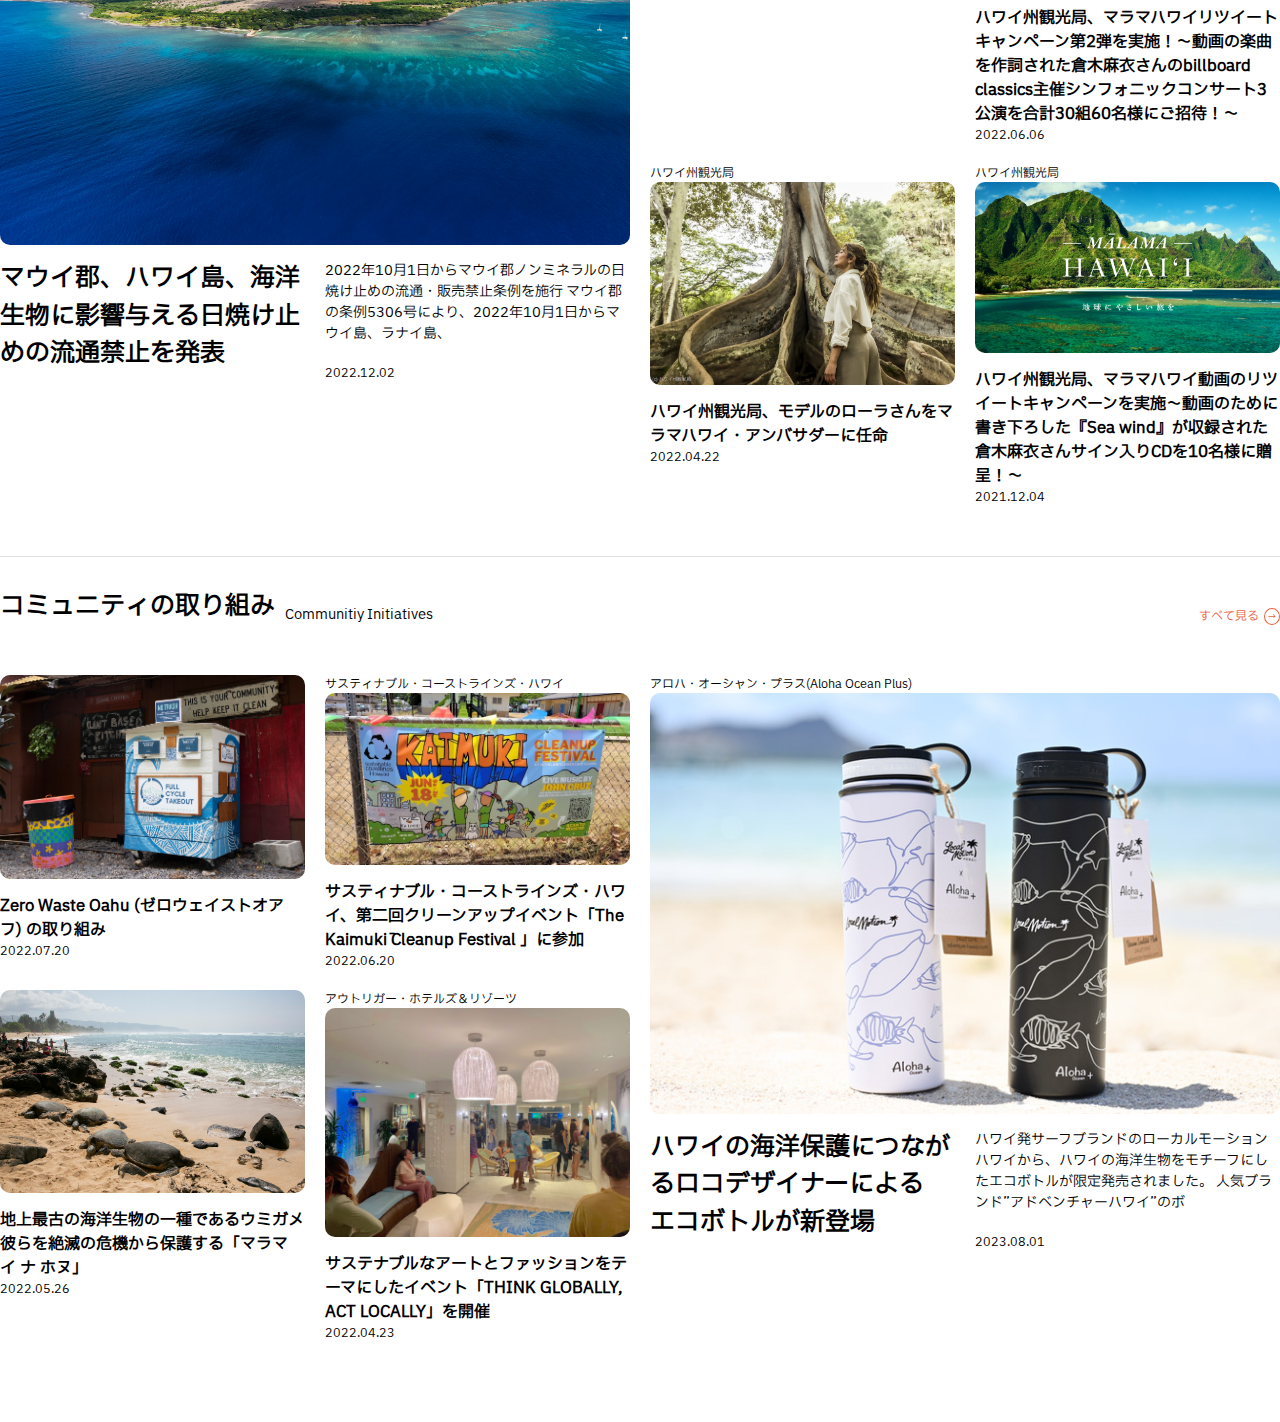
<file: Malama_Hawaii/MalamaHawaii.html>
<!DOCTYPE html>
<html lang="en">

<head>
    <meta charset="UTF-8">
    <meta name="viewport" content="width=device-width, initial-scale=1.0">
    <title>Document</title>
    <link rel="stylesheet" href="./style.css">
</head>

<body>
    <div class="head-top">
        <div class="top-description">
            <div class="search-icon">
                <img src="./icon/search.svg" alt="search">
            </div>
            <p>ハワイ州<br>
                レスポンシブル・ツーリズム<br>
                情報サイト</p>
        </div>
        <div class="homepage-link">
            <a href="./MalamaHawaii.html">
                <img src="./icon/logo.svg" alt="MalamaHawaii">
            </a>
        </div>
        <div class="top-log">
            <a href="https://www.allhawaii.jp/">
                <img src="./img/main/hawaiianIsland.png" alt="MalamaHawaii">
            </a>
            <a href="https://www.allhawaii.jp/malamahawaii/about/">マラマハワイとは</a>
        </div>
    </div>
    <nav class="newpage-link">
        <a href="https://www.allhawaii.jp/malamahawaii/about/">マラマハワイとは</a>
        <div class="group-link">
            <a href="https://www.allhawaii.jp/malamahawaii/travelers_can_do/">旅行者にできること</a>
            <a href="https://www.allhawaii.jp/malamahawaii/initiative/">取組み紹介</a>
            <a href="https://www.allhawaii.jp/malamahawaii/movies/">関連映像</a>
            <a href="https://www.allhawaii.jp/malamahawaii/community/">コミュニティ</a>
            <a href="https://www.allhawaii.jp/malamahawaii/feature/">特集</a>
        </div>
        <a href="https://www.allhawaii.jp/business/">業界関係の方へ
            <img src="./icon/link_icon.svg" alt="link-icon">
        </a>
    </nav>
    <div class="main-part">
        <div class="main-title-group">
            <h1>
                Re-Imagine<br>
                Hawi‘i
            </h1>
            <p>ハワイを想うことは、<br>
                ハワイの未来を創ること。
            </p>
        </div>
        <div class="image-part">
            <div class="image-pic">
                <img src="./img/main/main.jpg" alt="main">
            </div>
            <div class="image-article">
                <div class="txt-pic">
                    <img src="./icon/scroll_more.svg" alt="main">
                    <div class="arrow-pic"><img src="./icon/sceoll_more_arrow.svg" alt="main"></div>
                </div>
                <p>
                    美しい楽園ハワイは、<span class="sp_br"></span>
                    永遠ではありません。<span class="sp_br"></span>
                    山から海まで、<span class="sp_br"></span>
                    ハワイに生きる美しい自然や文化に<span class="sp_br"></span>
                    「マラマ = 思いやりの心」を持って接すること。<span class="sp_br"></span>
                    レスポンシブル・ツーリズムは、<span class="sp_br"></span>
                    そんな思いやりの心を<span class="sp_br"></span>
                    旅の中で実践していく、<span class="sp_br"></span>
                    新しい観光のカタチです。<span class="sp_br"></span>
                    ハワイが何十年後も、何百年後も、<span class="sp_br"></span>
                    素晴らしい楽園であるよう<span class="sp_br"></span>
                    旅行者のみなさんだから<span class="sp_br"></span>
                    できることがあります。<span class="sp_br"></span>
                </p>
            </div>
        </div>
        <div class="future-group">
            <div class="future-part">
                <div class="future-pic">
                    <img src="./img/main/main_turtle.jpg" alt="main_turtle">
                </div>
                <div class="future-article">
                    <h2>
                        美しいハワイを <span class="pc_br"></span>未来へとつなぐために<span class="pc_br"></span>わたしたちができること
                    </h2>
                    <p>
                        ハワイは世界の絶滅危惧種の宝庫と呼ばれるほど、貴重な生物がたくさん生息しています。ウミガメ、イルカ、クジラ、サンゴ礁。これらを守るためにも、知ってもらいたいことやルールがあります。これからは旅行者にも、ハワイの島々の自然や文化を守り、現地住民が大切にする場所を敬い、美しいハワイを未来へつなげていく行動が求められます。
                        「レスポンシブル・ツーリズム」一緒にはじめませんか。
                    </p>
                    <a href="https://www.allhawaii.jp/malamahawaii/about/">
                        マラマハワイとは
                    </a>
                </div>
            </div>
            <div class="main-card-title">
                What We Can Do to
                <span class="highlight">
                    Keep Hawai‘i <span class="sp_br"></span>
                    Beautiful</span>
                for the Future.
            </div>
            <div class="main-card-list">
                <p class="card-description">
                    ABOUT MĀLAMA HAWAI‘I
                </p>
                <div class="main-card-link">
                    <a href="https://www.allhawaii.jp/malamahawaii/responsible_tourism/">
                        <div class="main-card-pic">
                            <img src="./img/What We Can Do/about_bg01.jpg" alt="WHAT IS “RESPONSIBLE TOURISM”">
                        </div>
                        <div class="main-card-txt">
                            <h4>
                                責任ある旅行“レスポンシブル・ツーリズム”について<br>
                            </h4>
                            <span class="more-btn">詳しく見る</span>
                            <p>
                                観光客もツーリズムを構成する要素であると捉え、観光客が意識や行動に責任を持つことで、より良い観光地形成を行っていこうという考え方です。
                            </p>
                            <span>WHAT IS “RESPONSIBLE TOURISM”</span>
                        </div>
                    </a>
                    <a href="https://www.allhawaii.jp/malamahawaii/aloha_challenge/">
                        <div class="main-card-pic">
                            <img src="./img/What We Can Do/about_bg02.jpg" alt="ABOUT “ALOHA + CHALLENGE”">
                        </div>
                        <div class="main-card-txt">
                            <h4>
                                ハワイ独自の取り組み“アロハプラスチャレンジ”について
                            </h4>
                            <span class="more-btn">
                                詳しく見る
                            </span>
                            <p>
                                SDG’sを基準にハワイ州が独自のゴールを設定した特別プログラムです。官民一体となり経済、社会、環境の側面からを持続可能な社会を目指します。
                            </p>
                            <span>ABOUT “ALOHA + CHALLENGE”</span>
                        </div>
                    </a>
                    <a href="https://www.allhawaii.jp/malamahawaii/message/">
                        <div class="main-card-pic">
                            <img src="./img/What We Can Do/about_bg03.jpg" alt="MESSAGE FROM HAWAI‘I TOURISM JAPAN”">
                        </div>
                        <div class="main-card-txt">
                            <h4>
                                ハワイ州観光局からのメッセージ
                            </h4>
                            <span class="more-btn">
                                詳しく見る
                            </span>
                            <p>
                                歴史的にも深い関係を持つ日本とハワイが、これからも共に支え合い、高め合う良い関係が継続できるようハワイ州観光局もサポートしていきます。
                            </p>
                            <span>MESSAGE FROM HAWAI‘I TOURISM JAPAN</span>
                        </div>
                    </a>
                </div>
            </div>
        </div>
    </div>
    <div class="latest-part">
        <div class="latest-part-title">
            LATEST
        </div>
        <div class="latest-post-list">
            <div class="latest-post">
                <div class="title-group">
                    <h3>旅行者にできること</h3>
                    <p>What Travelers Can Do</p>
                    <a class="more-btn" href="https://www.allhawaii.jp/malamahawaii/travelers_can_do/">すべて見る
                    </a>
                </div>
                <div class="post-list">
                    <a class="active" href="https://www.allhawaii.jp/malamahawaii/travelers_can_do/3267/">
                        <div class="tag">
                            <img src="./icon/icon_event.svg" alt="event">イベント
                        </div>
                        <div class="post">
                            <div class="post-pic">
                                <img src="./img/What Travelers Can Do/Allhawaii-3.png">
                            </div>
                            <div class="post-txt">
                                <h4>【4月22日はアースデイ】ハワイでの環境にやさしいイベントを紹介！</h4>
                                <p>毎年4月22日はアースデイ(Earth
                                    Day)！地球や環境のことを考え、一人一人が何ができるかを考えたり行動を起こすために生まれた1日。1970年にユネスコに
                                </p>
                                <time datetime="20240321">2024.03.21</time>
                            </div>
                        </div>
                    </a>
                    <a href="https://www.allhawaii.jp/malamahawaii/travelers_can_do/1092/">
                        <div>
                            <img class="tag" src="./icon/icon_event.svg" alt="event">イベント
                        </div>
                        <div class="post">
                            <div class="post-pic">
                                <img src="./img/What Travelers Can Do/Prince-Kuhio.jpg">
                            </div>
                            <div class="post-txt">
                                <h4>
                                    プリンス・クヒオ・デイ・セレブレーション（Prince Kuhio Day Celebration）
                                </h4>
                                <time datetime="20240321">2024.03.21</time>
                            </div>
                        </div>
                    </a>
                    <a href="https://www.allhawaii.jp/malamahawaii/travelers_can_do/3255/">
                        <div>
                            <img class="tag" src="./icon/icon_ocean.svg" alt="ocean">海
                        </div>
                        <div class="post">
                            <div class="post-pic">
                                <img
                                    src="./img/What Travelers Can Do/230820_Puerto-Morelos-Limones_LJM07316-scaled.jpg">
                            </div>
                            <div class="post-txt">
                                <h4>11月はサンゴ白化啓発月間　〜日常でできること〜</h4>
                                <time datetime="20231109">2023.11.09</time>
                            </div>
                        </div>
                    </a>
                    <a href="https://www.allhawaii.jp/malamahawaii/travelers_can_do/3249/">
                        <div>
                            <img class="tag" src="./icon/icon_other.svg" alt="other">その他
                        </div>
                        <div class="post">
                            <div class="post-pic">
                                <img src="./img/What Travelers Can Do/America hawaii-640-×-427-px-1.png">
                            </div>
                            <div class="post-txt">
                                <h4>マウイ島の山火事救援金、日本円で受付開始</h4>
                                <time datetime="20230818">2023.08.18</time>
                            </div>
                        </div>
                    </a>
                    <a href="https://www.allhawaii.jp/malamahawaii/travelers_can_do/3249/">
                        <div class="post">
                            <div class="post-pic">
                                <img src="./img/What Travelers Can Do/image.png">
                            </div>
                            <div class="post-txt">
                                <h4>2023年7月後半～9月にハワイで開催されるカルチャーイベント</h4>
                                <time datetime="20230720">2023.07.20</time>
                            </div>
                        </div>
                    </a>
                </div>
            </div>
            <div class="latest-post">
                <div class="title-group">
                    <h3>企業の取組み</h3>
                    <p>Corporate Initiatives</p>
                    <a class="more-btn" href="https://www.allhawaii.jp/malamahawaii/initiatives/corporate/">
                        すべて見る
                    </a>
                </div>
                <div class="post-list">
                    <a class="active" href="https://www.allhawaii.jp/malamahawaii/initiative/3264/">
                        <div class="tag">
                            シーライフ・パーク・ハワイ
                        </div>
                        <div class="post">
                            <div class="post-pic">
                                <img src="./img/Corporate Initiatives/2134.jpg">
                            </div>
                            <div class="post-txt">
                                <h4>シーライフパーク、ホヌ（ウミガメ）保護・繁殖プログラム発足50周年プログラム開催</h4>
                                <p>オアフ島東海岸にある海洋テーマパーク「シーライフ・パーク」では、今年ホヌ（ウミガメ）保護・繁殖プログラム発足50周年を迎えました。これを機に環境保護団体「808
                                </p>
                                <time datetime="20240115">2024.01.15</time>
                            </div>
                        </div>
                    </a>
                    <a href="https://www.allhawaii.jp/malamahawaii/initiative/3173/">
                        <div class="tag">
                            ジャルパック
                        </div>
                        <div class="post">
                            <div class="post-pic">
                                <img src="./img/Corporate Initiatives/Corporate Initiatives.jpeg">
                            </div>
                            <div class="post-txt">
                                <h4>【チームJALハワイ】ビーチクリーンアップ活動で地元コミュニティに貢献</h4>
                                <time datetime="2022.11.02">2022.11.02</time>
                            </div>
                        </div>
                    </a>
                    <a href="https://www.allhawaii.jp/malamahawaii/initiative/3142/">
                        <div class="post">
                            <div class="post-pic">
                                <img
                                    src="./img/Corporate Initiatives/278637300_1713831695616085_8588043877096982703_n.jpg">
                            </div>
                            <div class="post-txt">
                                <h4>廃棄された漁網を服に生まれ変わらせる！海を守ろうと活動する人々が主役のドキュメンタリーを作るプロジェクトをサポートしませんか？</h4>
                                <time datetime="2022.07.27">2022.07.27</time>
                            </div>
                        </div>
                    </a>
                    <a href="https://www.allhawaii.jp/malamahawaii/initiative/3115/">
                        <div class="post">
                            <div class="post-pic">
                                <img src="./img/Corporate Initiatives/Malama-Honu-Malama-Honua_Pii_2-2.jpg">
                            </div>
                            <div class="post-txt">
                                <h4>第33回タートル・インディペンデンス・デイ開催</h4>
                                <time datetime="2022.07.07">2022.07.01</time>
                            </div>
                        </div>
                    </a>
                    <a href="https://www.allhawaii.jp/malamahawaii/initiative/3115/">
                        <div class="tag">オラカイ株式会社</div>
                        <div class="post">
                            <div class="post-pic">
                                <img src="./img/Corporate Initiatives/R5TM3376.jpg">
                            </div>
                            <div class="post-txt">
                                <h4>「シーアスパラガス」を生産している「オラカイ」のサステナブルな取り組み</h4>
                                <time datetime="2022.06.15">2022.06.15</time>
                            </div>
                        </div>
                    </a>
                </div>
            </div>
            <div class="latest-post">
                <div class="title-group">
                    <h3>ハワイ州観光局の取組み</h3>
                    <p>Hawai‘i Tourism Japan Initiatives</p>
                    <a class="more-btn" href="https://www.allhawaii.jp/malamahawaii/initiatives/htj/">すべて見る
                    </a>
                </div>
                <div class="post-list">
                    <a class="active" href="https://www.allhawaii.jp/malamahawaii/initiative/3167/">
                        <div class="tag">
                            ハワイ州観光局
                        </div>
                        <div class="post">
                            <div class="post-pic">
                                <img src="./img/Japan Initiatives/10187.tif.jpg">
                            </div>
                            <div class="post-txt">
                                <h4>マウイ郡、ハワイ島、海洋生物に影響与える日焼け止めの流通禁止を発表</h4>
                                <p>2022年10月1日からマウイ郡ノンミネラルの日焼け止めの流通・販売禁止条例を施行 マウイ郡の条例5306号により、2022年10月1日からマウイ島、ラナイ島、
                                </p>
                                <time datetime="20221202">2022.12.02</time>
                            </div>
                        </div>
                    </a>
                    <a href="https://www.allhawaii.jp/malamahawaii/initiative/3170/">
                        <div class="tag">
                            ハワイ州観光局
                        </div>
                        <div class="post">
                            <div class="post-pic">
                                <img src="./img/Japan Initiatives/22100108362488961.jpeg">
                            </div>
                            <div class="post-txt">
                                <h4>TBSミニ番組　マラマ〜新しいハワイ旅〜
                                </h4>
                                <time datetime="20221001">2022.10.01</time>
                            </div>
                        </div>
                    </a>
                    <a href="https://www.allhawaii.jp/malamahawaii/initiative/3042/">
                        <div class="tag">
                            ハワイ州観光局
                        </div>
                        <div class="post">
                            <div class="post-pic">
                                <img src="./img/Japan Initiatives/-2.png">
                            </div>
                            <div class="post-txt">
                                <h4>ハワイ州観光局、マラマハワイリツイートキャンペーン第2弾を実施！～動画の楽曲を作詞された倉木麻衣さんのbillboard
                                    classics主催シンフォニックコンサート3公演を合計30組60名様にご招待！～</h4>
                                <time datetime="20220606">2022.06.06</time>
                            </div>
                        </div>
                    </a>
                    <a href="https://www.allhawaii.jp/malamahawaii/initiative/2923/">
                        <div class="tag">
                            ハワイ州観光局
                        </div>
                        <div class="post">
                            <div class="post-pic">
                                <img src="./img/Japan Initiatives/22042208064245342.jpg">
                            </div>
                            <div class="post-txt">
                                <h4>ハワイ州観光局、モデルのローラさんをマラマハワイ・アンバサダーに任命
                                </h4>
                                <time datetime="20220422">2022.04.22</time>
                            </div>
                        </div>
                    </a>
                    <a href="https://www.allhawaii.jp/malamahawaii/initiative/2923/">
                        <div class="tag">
                            ハワイ州観光局
                        </div>
                        <div class="post">
                            <div class="post-pic">
                                <img src="./img/Japan Initiatives/MalamaHawaii.jpg">
                            </div>
                            <div class="post-txt">
                                <h4>ハワイ州観光局、マラマハワイ動画のリツイートキャンペーンを実施～動画のために書き下ろした『Sea
                                    wind』が収録された倉木麻衣さんサイン入りCDを10名様に贈呈！～
                                </h4>
                                <time datetime="2021.12.14">2021.12.04</time>
                            </div>
                        </div>
                    </a>
                </div>
            </div>
            <div class="latest-post">
                <div class="title-group">
                    <h3>コミュニティの取り組み</h3>
                    <p>Communitiy Initiatives</p>
                    <a class="more-btn" href="https://www.allhawaii.jp/malamahawaii/initiatives/community/">すべて見る
                    </a>
                </div>
                <div class="post-list">
                    <a class="active" href="https://www.allhawaii.jp/malamahawaii/initiative/3243/">
                        <div class="tag">
                            アロハ・オーシャン・プラス(Aloha Ocean Plus)
                        </div>
                        <div class="post">
                            <div class="post-pic">
                                <img src="./img/Communitiy Initiatives/Unknown.jpeg">
                            </div>
                            <div class="post-txt">
                                <h4>ハワイの海洋保護につながるロコデザイナーによる　　エコボトルが新登場
                                </h4>
                                <p>ハワイ発サーフブランドのローカルモーションハワイから、ハワイの海洋生物をモチーフにしたエコボトルが限定発売されました。 人気ブランド”アドベンチャーハワイ”のボ
                                </p>
                                <time datetime="20230801">2023.08.01</time>
                            </div>
                        </div>
                    </a>
                    <a href="https://www.allhawaii.jp/malamahawaii/initiative/3128/">
                        <div class="post">
                            <div class="post-pic">
                                <img src="./img/Communitiy Initiatives/R5TM5544.jpg">
                            </div>
                            <div class="post-txt">
                                <h4>Zero Waste Oahu (ゼロウェイストオアフ) の取り組み
                                </h4>
                                <time datetime="20220720">2022.07.20</time>
                            </div>
                        </div>
                    </a>
                    <a href="https://www.allhawaii.jp/malamahawaii/initiative/3070/">
                        <div class="tag">サスティナブル・コーストラインズ・ハワイ</div>
                        <div class="post">
                            <div class="post-pic">
                                <img src="./img/Communitiy Initiatives/Unknown-17.jpeg">
                            </div>
                            <div class="post-txt">
                                <h4>サスティナブル・コーストラインズ・ハワイ、第二回クリーンアップイベント「The Kaimukī Cleanup Festival 」に参加
                                </h4>
                                <time datetime="20220620">2022.06.20</time>
                            </div>
                        </div>
                    </a>
                    <a href="https://www.allhawaii.jp/malamahawaii/initiative/3014/">
                        <div class="post">
                            <div class="post-pic">
                                <img src="./img/Communitiy Initiatives/IMG_7294.jpg">
                            </div>
                            <div class="post-txt">
                                <h4>地上最古の海洋生物の一種であるウミガメ　彼らを絶滅の危機から保護する「マラマ イ ナ ホヌ」
                                </h4>
                                <time datetime="20220526">2022.05.26</time>
                            </div>
                        </div>
                    </a>
                    <a href="https://www.allhawaii.jp/malamahawaii/initiative/2934/">
                        <div class="tag">アウトリガー・ホテルズ＆リゾーツ</div>
                        <div class="post">
                            <div class="post-pic">
                                <img src="./img/Communitiy Initiatives/Hotel-Lobby-Art-Exhibition-scaled.jpg">
                            </div>
                            <div class="post-txt">
                                <h4>サステナブルなアートとファッションをテーマにしたイベント「THINK GLOBALLY, ACT LOCALLY」を開催
                                </h4>
                                <time datetime="20220423">2022.04.23</time>
                            </div>
                        </div>
                    </a>
                </div>
            </div>
        </div>

    </div>
    </div>

</body>

</html>
</file>
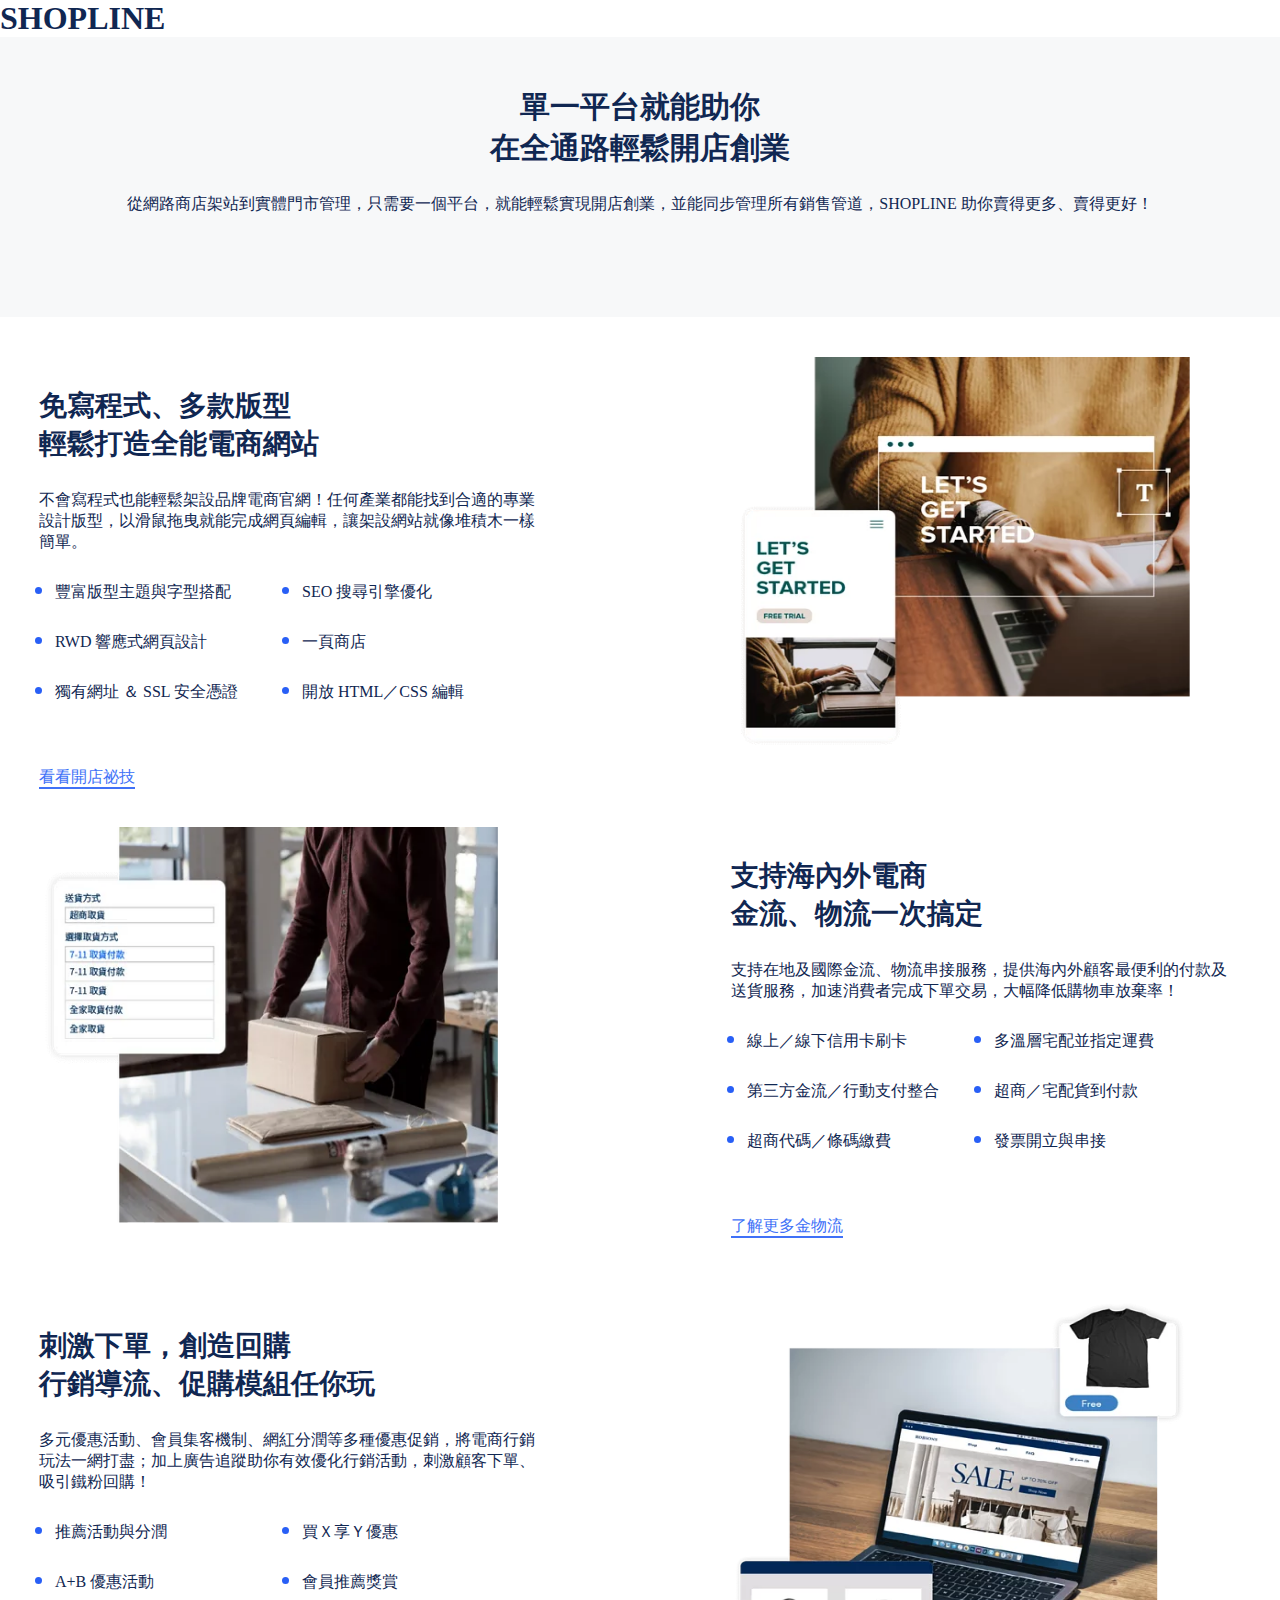
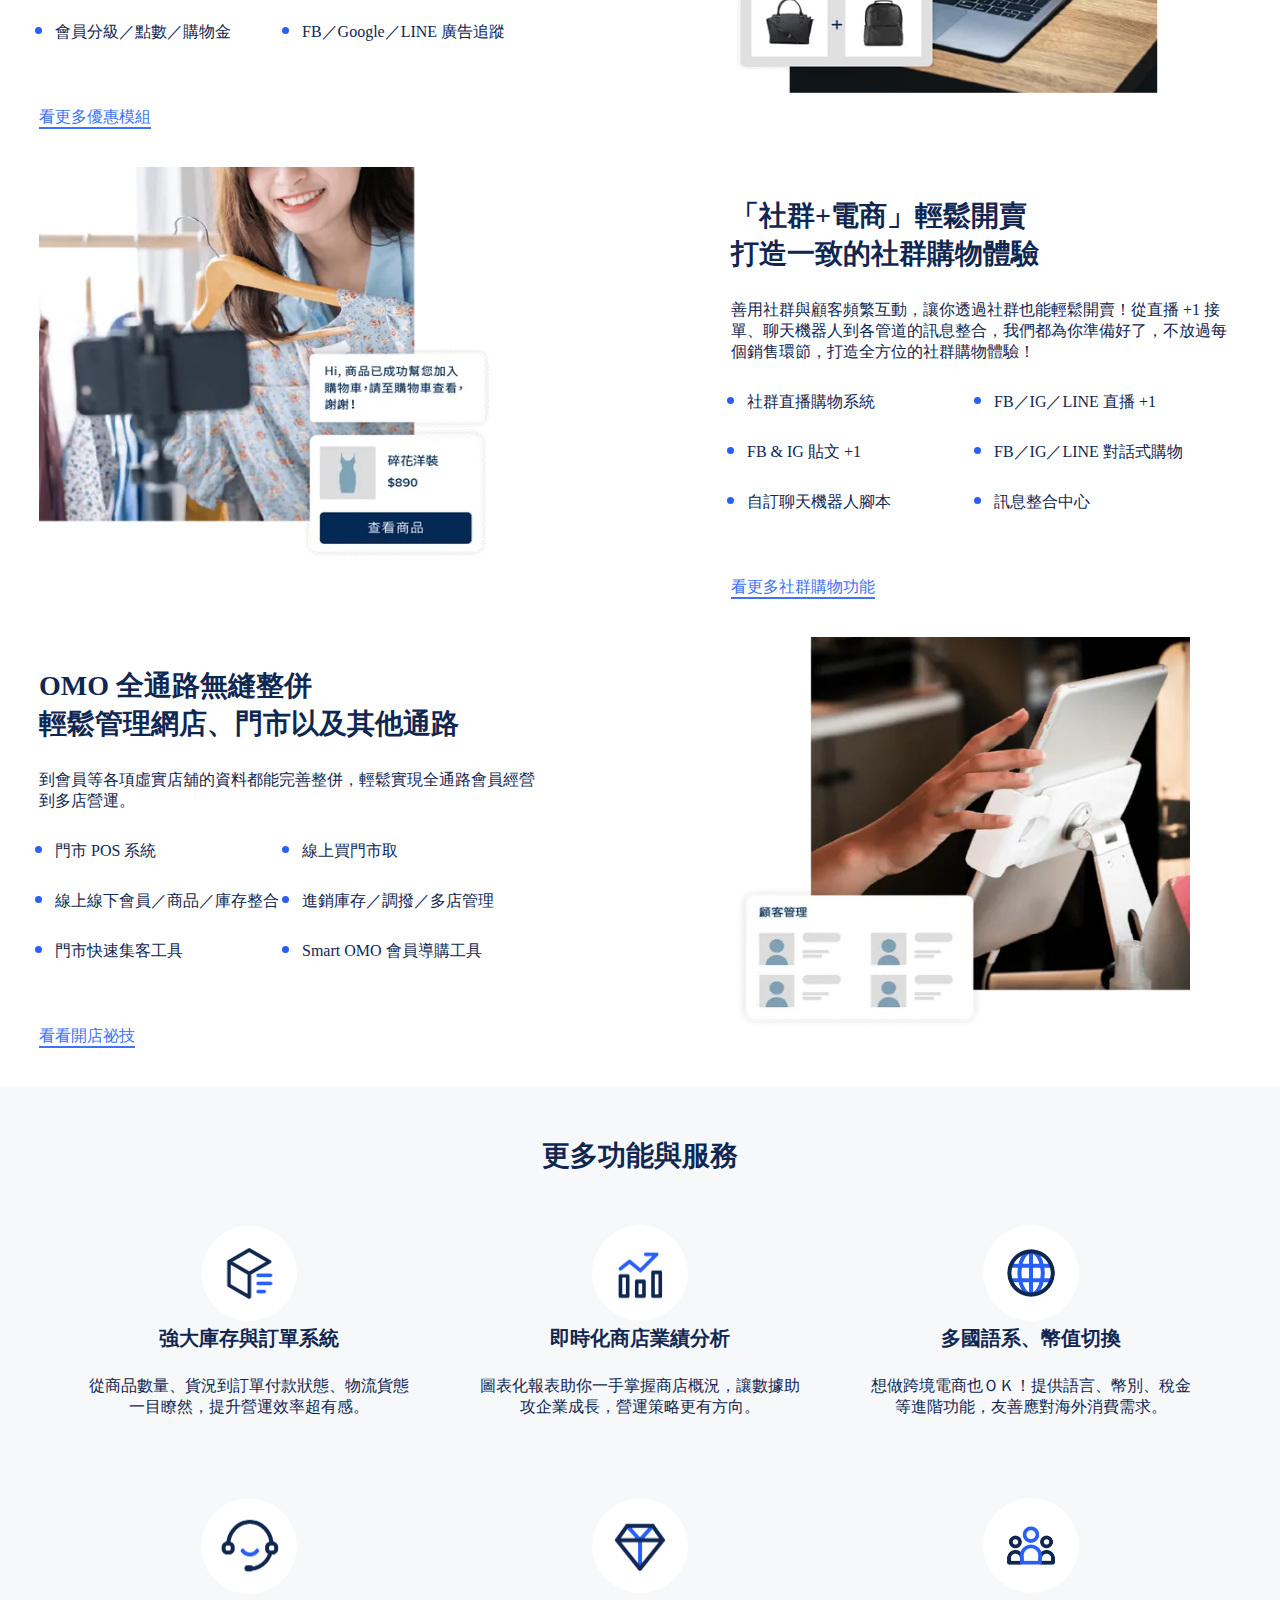
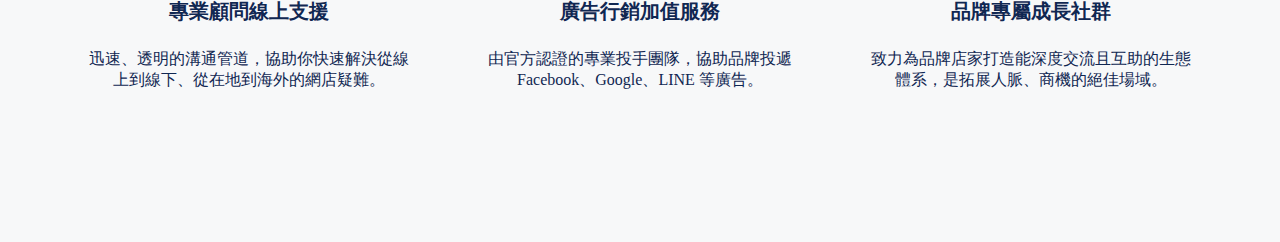
<file: SHOPLINE/SHOPLINE.html>
<!DOCTYPE html>
<html lang="en">

<head>
    <meta charset="UTF-8">
    <meta name="viewport" content="width=device-width, initial-scale=1.0">
    <title>(作業)SHOPLINE 全球智慧開店平台｜完整開店功能讓你的生意不斷成長</title>
    <link rel="stylesheet" href="./style-1.css">
    <link rel="stylesheet" href="https://cdnjs.cloudflare.com/ajax/libs/font-awesome/6.5.2/css/all.min.css"
        integrity="sha512-SnH5WK+bZxgPHs44uWIX+LLJAJ9/2PkPKZ5QiAj6Ta86w+fsb2TkcmfRyVX3pBnMFcV7oQPJkl9QevSCWr3W6A=="
        crossorigin="anonymous" referrerpolicy="no-referrer" />
</head>

<body>

    <head>
        <h1>SHOPLINE</h1>

    </head>
    <div class="begin">
        <div class="slogan">
            <h2>單一平台就能助你<br>在全通路輕鬆開店創業</h2>
            <p>從網路商店架站到實體門市管理，只需要一個平台，就能輕鬆實現開店創業，並能同步管理所有銷售管道，SHOPLINE 助你賣得更多、賣得更好！</p>
        </div>
    </div>
    <div class="card-list">
        <div class="card">
            <div class="picture">
                <img src="./img/one 500x.webp" alt="One">
            </div>

            <div class="text">
                <h3>免寫程式、多款版型<br>
                    輕鬆打造全能電商網站</h3>
                <p>不會寫程式也能輕鬆架設品牌電商官網！任何產業都能找到合適的專業設計版型，以滑鼠拖曳就能完成網頁編輯，讓架設網站就像堆積木一樣簡單。</p>
                <ul>
                    <li>豐富版型主題與字型搭配</li>
                    <li>SEO 搜尋引擎優化</li>
                    <li>RWD 響應式網頁設計</li>
                    <li>一頁商店</li>
                    <li>獨有網址 ＆ SSL 安全憑證</li>
                    <li>開放 HTML／CSS 編輯</li>
                </ul>
                <a href="https://shopline.tw/online-store-setup"><span>看看開店祕技</span><i
                        class="fa-solid fa-arrow-right"></i></a>

            </div>
        </div>
        <div class="card">
            <div class="picture">
                <img src="./img/two 500x.webp" alt="Two">
            </div>
            <div class="text">
                <h3>支持海內外電商<br>
                    金流、物流一次搞定</h3>
                <p>支持在地及國際金流、物流串接服務，提供海內外顧客最便利的付款及送貨服務，加速消費者完成下單交易，大幅降低購物車放棄率！</p>

                <ul>
                    <li>線上／線下信用卡刷卡</li>
                    <li>多溫層宅配並指定運費</li>
                    <li>第三方金流／行動支付整合</li>
                    <li>超商／宅配貨到付款</li>
                    <li>超商代碼／條碼繳費</li>
                    <li>發票開立與串接</li>
                </ul>
                <a href="https://shopline.tw/online-store/features#payments-and-shipping"><span>了解更多金物流</span><i
                        class="fa-solid fa-arrow-right"></i></a>
            </div>
        </div>
        <div class="card">
            <div class="picture">
                <img src="./img/three 500x.webp" alt="Three">
            </div>
            <div class="text">
                <h3>刺激下單，創造回購<br>
                    行銷導流、促購模組任你玩</h3>
                <p>多元優惠活動、會員集客機制、網紅分潤等多種優惠促銷，將電商行銷玩法一網打盡；加上廣告追蹤助你有效優化行銷活動，刺激顧客下單、吸引鐵粉回購！</p>

                <ul>
                    <li>推薦活動與分潤</li>
                    <li>買Ｘ享Ｙ優惠</li>
                    <li>A+B 優惠活動</li>
                    <li>會員推薦獎賞</li>
                    <li>會員分級／點數／購物金</li>
                    <li>FB／Google／LINE 廣告追蹤</li>
                </ul>
                <a href="https://shopline.tw/online-store/features#promotion"><span>看更多優惠模組</span><i
                        class="fa-solid fa-arrow-right"></i></a>

            </div>
        </div>
        <div class="card">
            <div class="picture">
                <img src="./img/four 500x.webp" alt="Four">
            </div>
            <div class="text">
                <h3>「社群+電商」輕鬆開賣<br>
                    打造一致的社群購物體驗</h3>
                <p>善用社群與顧客頻繁互動，讓你透過社群也能輕鬆開賣！從直播 +1 接單、聊天機器人到各管道的訊息整合，我們都為你準備好了，不放過每個銷售環節，打造全方位的社群購物體驗！</p>

                <ul>
                    <li>社群直播購物系統</li>
                    <li>FB／IG／LINE 直播 +1</li>
                    <li>FB & IG 貼文 +1</li>
                    <li>FB／IG／LINE 對話式購物</li>
                    <li>自訂聊天機器人腳本</li>
                    <li>訊息整合中心</li>
                </ul>
                <a href="https://shopline.tw/social-commerce/features"><span>看更多社群購物功能</span><i
                        class="fa-solid fa-arrow-right"></i></a>
            </div>
        </div>
        <div class="card">
            <div class="picture">
                <img src="./img/five 500x.webp" alt="Five">
            </div>
            <div class="text">
                <h3>OMO 全通路無縫整併<br>
                    輕鬆管理網店、門市以及其他通路</h3>
                <p>到會員等各項虛實店舖的資料都能完善整併，輕鬆實現全通路會員經營到多店營運。</p>
                <ul>
                    <li>門市 POS 系統</li>
                    <li>線上買門市取</li>
                    <li>線上線下會員／商品／庫存整合</li>
                    <li>進銷庫存／調撥／多店管理</li>
                    <li>門市快速集客工具</li>
                    <li>Smart OMO 會員導購工具</li>
                </ul>
                <a href="https://shopline.tw/pos/features#omni-channel"><span>看看開店祕技</span><i
                        class="fa-solid fa-arrow-right"></i></a>

            </div>
        </div>

    </div>
    <div class="moreservice">
        <div class="service-list">
            <h3>更多功能與服務</h3>
            <div class="list">
                <img src="./img/1.png" alt="Order System"><br>
                <h4>強大庫存與訂單系統</h4>
                <p>從商品數量、貨況到訂單付款狀態、物流貨態一目瞭然，提升營運效率超有感。</p>
            </div>
            <div class="list">
                <img src="./img/2.png" alt="Business Analysis"><br>
                <h4>即時化商店業績分析</h4>
                <p>圖表化報表助你一手掌握商店概況，讓數據助攻企業成長，營運策略更有方向。</p>
            </div>
            <div class="list">
                <img src="./img/3.png" alt="Language"><br>
                <h4>多國語系、幣值切換</h4>
                <p>想做跨境電商也ＯＫ！提供語言、幣別、稅金等進階功能，友善應對海外消費需求。</p>
            </div>
            <div class="list">
                <img src="./img/4.png" alt="Consultant"><br>
                <h4>專業顧問線上支援</h4>
                <p>迅速、透明的溝通管道，協助你快速解決從線上到線下、從在地到海外的網店疑難。</p>
            </div>
            <div class="list">
                <img src="./img/5.png" alt="Marketing"><br>
                <h4>廣告行銷加值服務</h4>
                <p>由官方認證的專業投手團隊，協助品牌投遞 Facebook、Google、LINE 等廣告。</p>
            </div>
            <div class="list">
                <img src="./img/6.png" alt="Association"><br>
                <h4>品牌專屬成長社群</h4>
                <p>致力為品牌店家打造能深度交流且互助的生態體系，是拓展人脈、商機的絕佳場域。</p>
            </div>
        </div>

    </div>

</body>

</html>
</file>
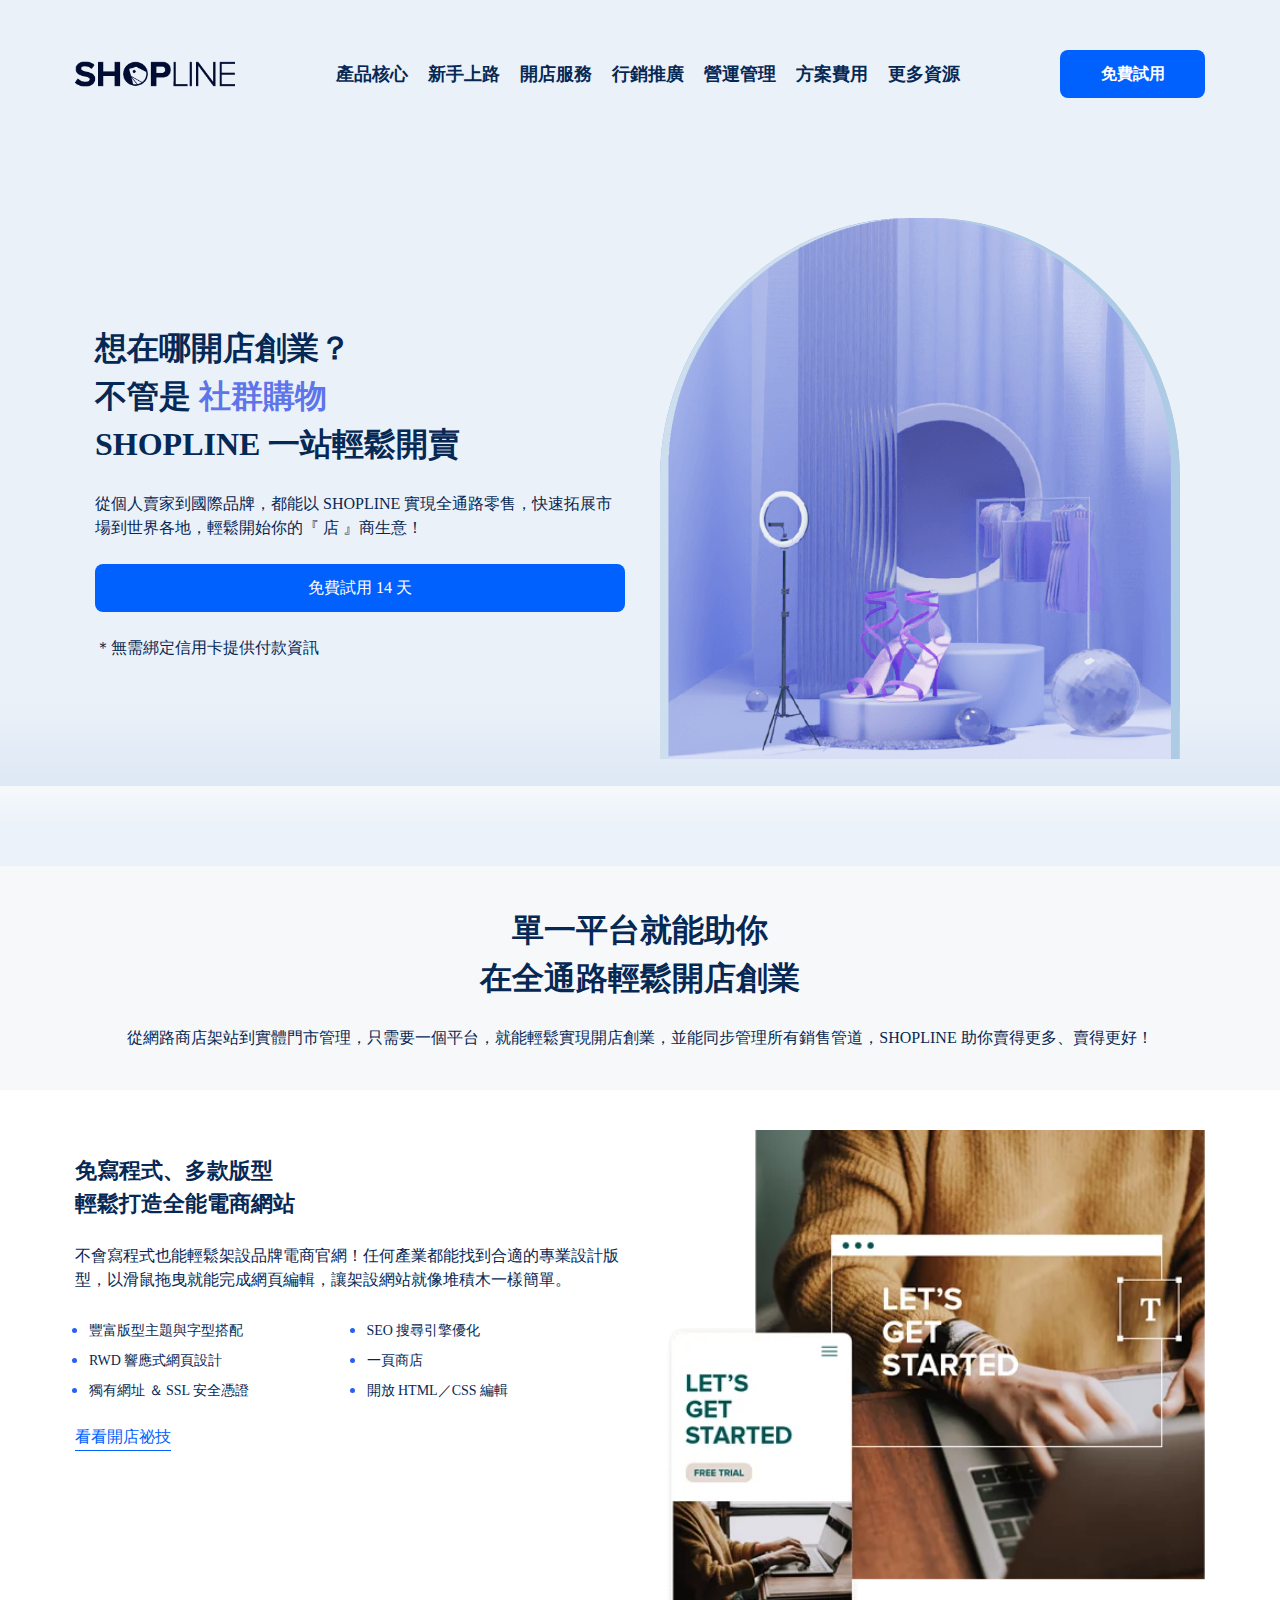
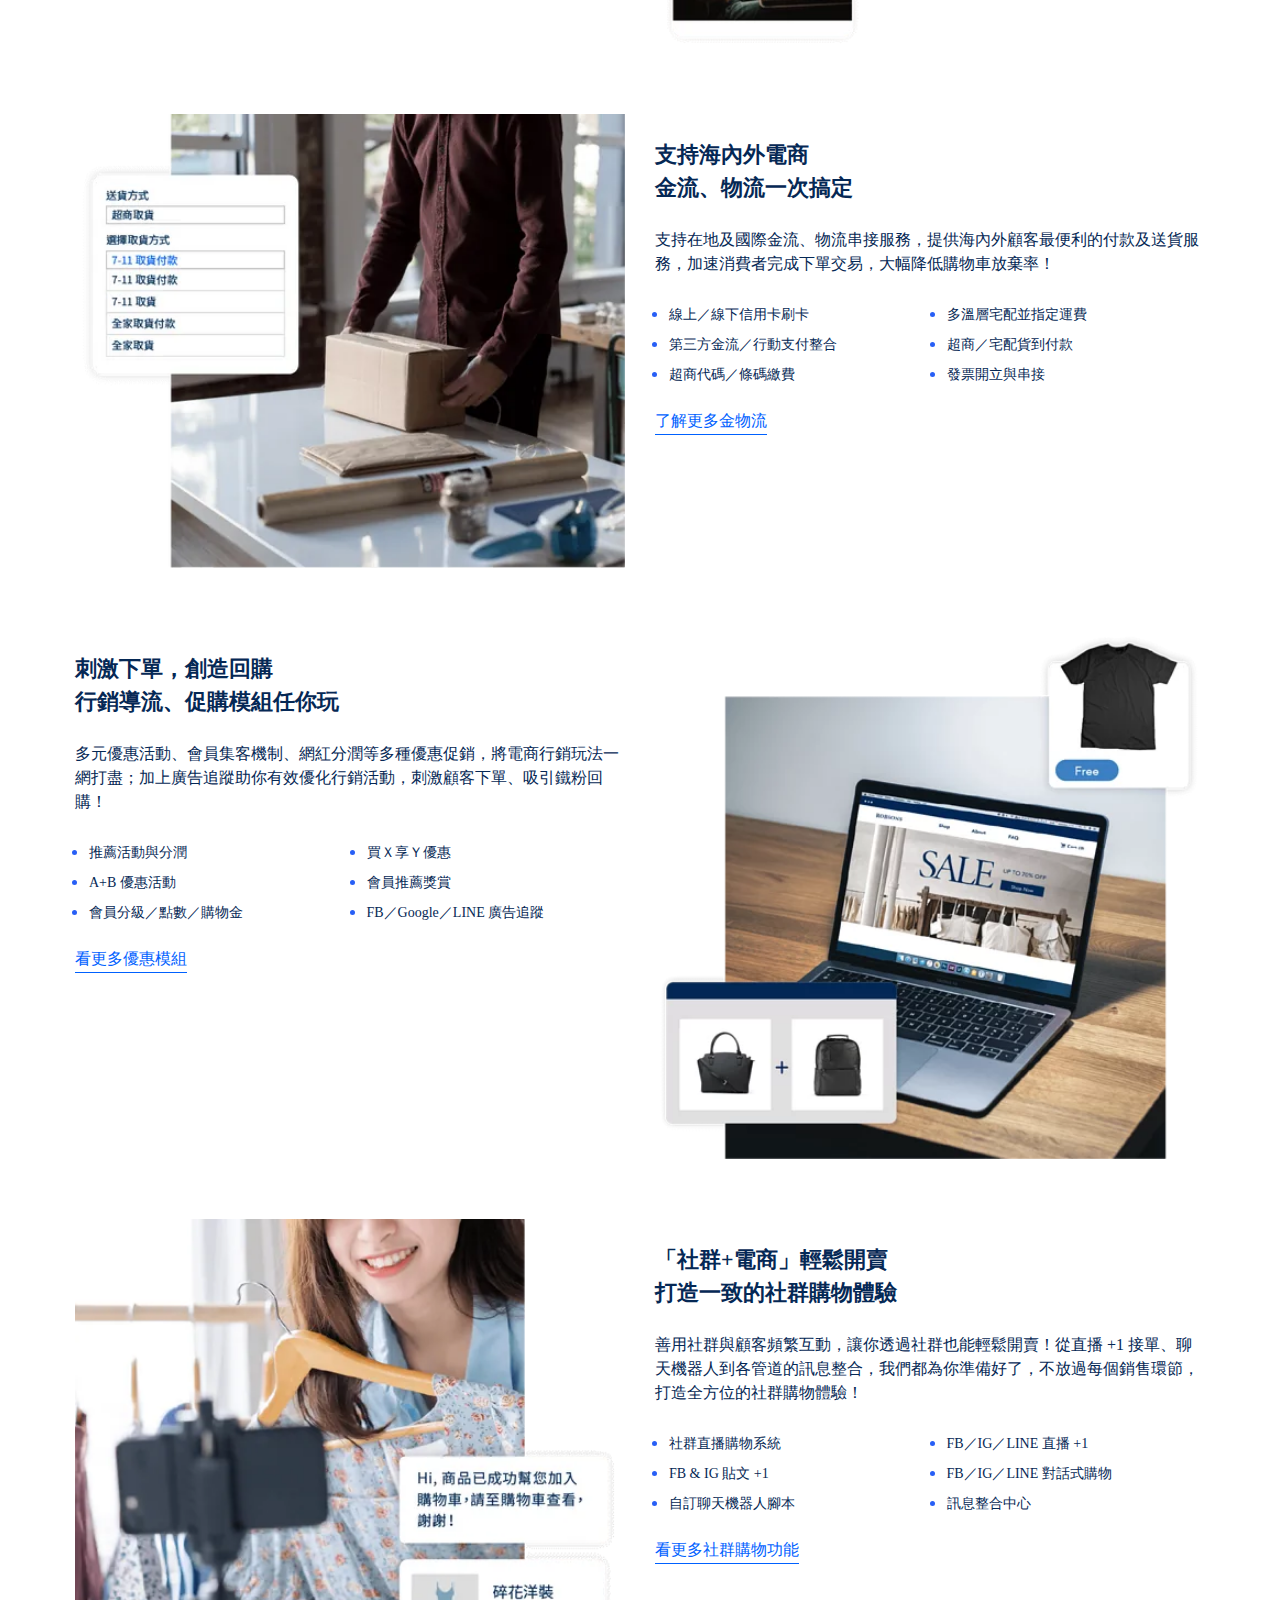
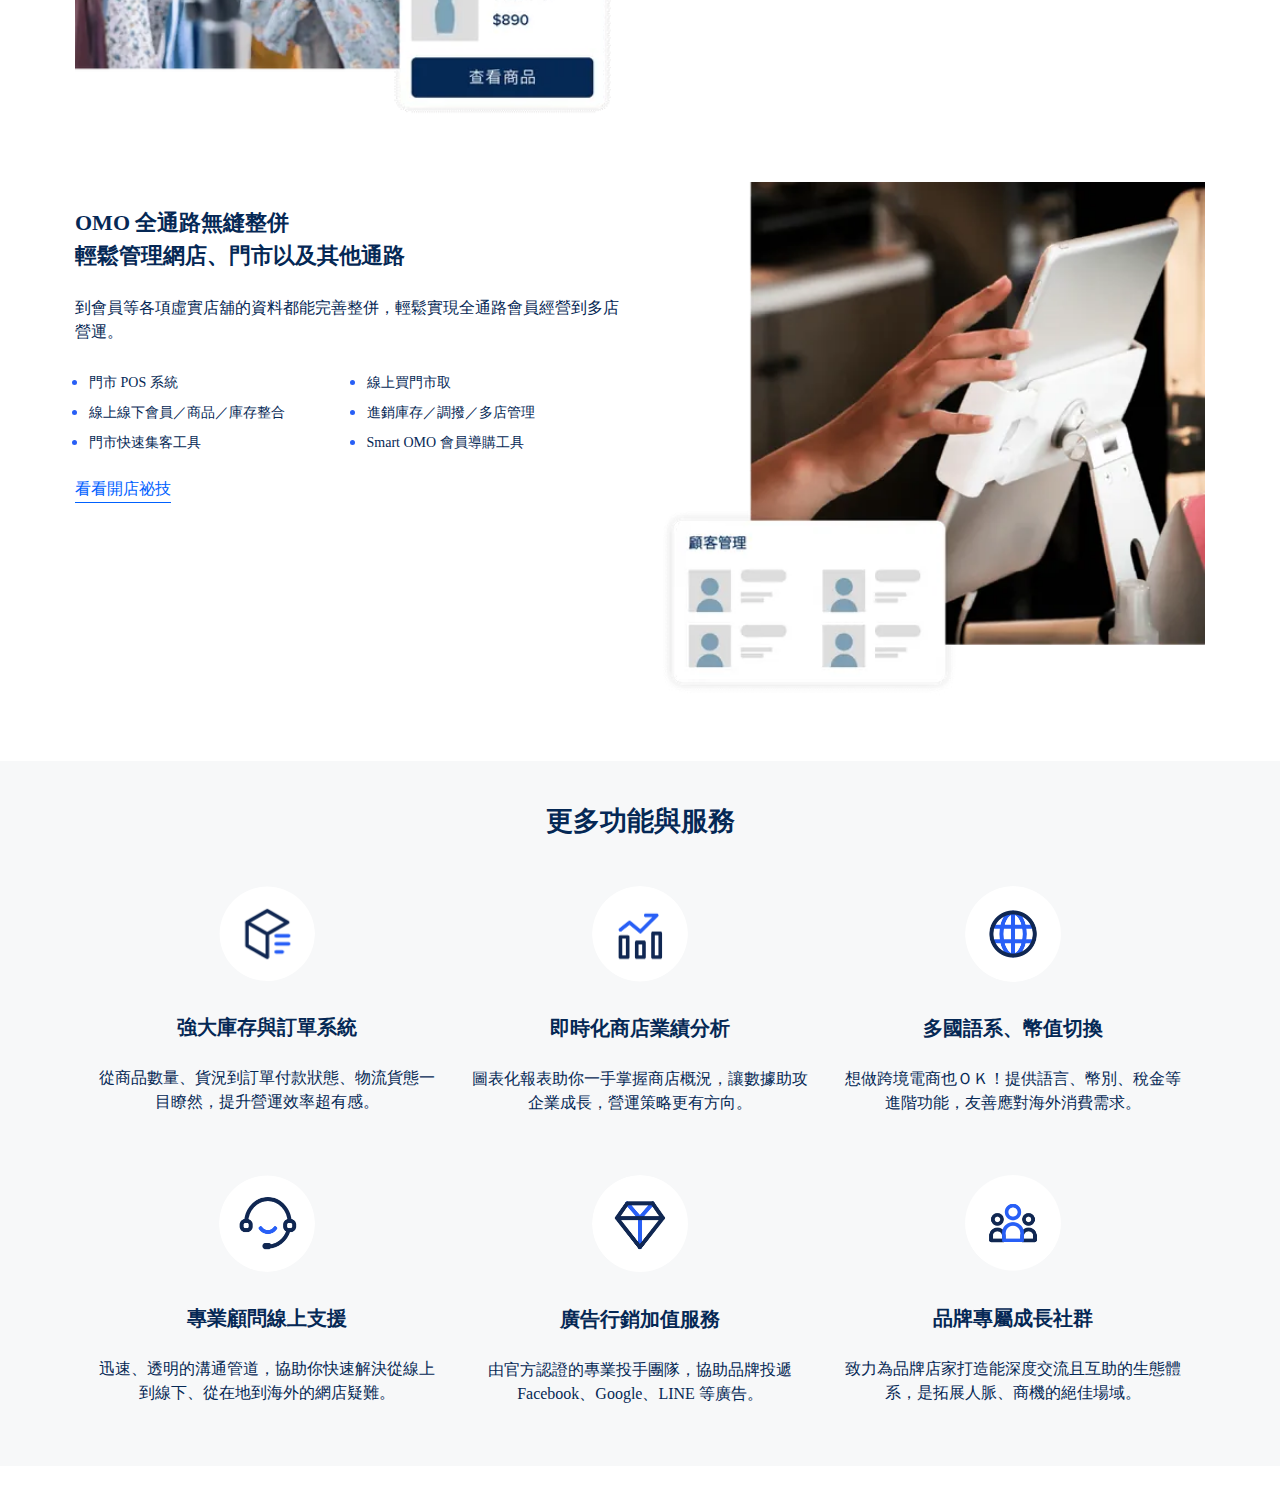
<file: SHOPLINE_RWD/SHOPLINE_2.html>
<!DOCTYPE html>
<html lang="en">

<head>
    <meta charset="UTF-8">
    <meta name="viewport" content="width=device-width, initial-scale=1.0">
    <title>(RWD作業)SHOPLINE 全球智慧開店平台｜完整開店功能讓你的生意不斷成長</title>
    <link rel="stylesheet" href="https://cdnjs.cloudflare.com/ajax/libs/font-awesome/6.5.2/css/all.min.css"
        integrity="sha512-SnH5WK+bZxgPHs44uWIX+LLJAJ9/2PkPKZ5QiAj6Ta86w+fsb2TkcmfRyVX3pBnMFcV7oQPJkl9QevSCWr3W6A=="
        crossorigin="anonymous" referrerpolicy="no-referrer" />
    <link rel="stylesheet" href="./grid_SizeModel.css">
    <link rel="stylesheet" href="./shopline.css">
</head>

<body>

    <header class="page_header">
        <div class="page_head row container">

            <a class="page_logoLink" href="./SHOPLINE_2.html">
                <img class="logo_1" src="./img/original.png" alt="logo">
                <img class="logo_2" src="./img/original (1).png" alt="logo">
            </a>
            <ul class="page_link">
                <li><a href="#">產品核心</a></li>
                <li><a href="#">新手上路</a></li>
                <li><a href="#">開店服務</a></li>
                <li><a href="#">行銷推廣</a></li>
                <li><a href="#">營運管理</a></li>
                <li><a href="#">方案費用</a></li>
                <li><a href="#">更多資源</a></li>
            </ul>
            <a class="free_btn" href="#">免費試用</a>
        </div>
    </header>
    <div class="main_cov">
        <div class="main row container">
            <div class="main_txt col-12 col-lg-6">
                <h1>想在哪開店創業？<br>
                    不管是
                    <span class="point">社群購物</span>
                    <br>
                    SHOPLINE 一站輕鬆開賣
                </h1>
                <p>從個人賣家到國際品牌，都能以 SHOPLINE 實現全通路零售，快速拓展市場到世界各地，輕鬆開始你的『 店 』商生意！</p>
                <a class="main_btn"
                    href="https://admin.shoplineapp.com/users/sign_up?locale=zh-hant&ref=shopline.tw">免費試用 14 天</a>
                <span class="main_memo">＊無需綁定信用卡提供付款資訊</span>
            </div>
            <div class="main_pic col-12 col-lg-6">
                <img class="change_pic" src="./img/main_chang_pic_original.png" alt="">
            </div>
        </div>
    </div>
    <div class="slg_cov">
        <div class="slg container">
            <div class="slg_txt">
                <h2>單一平台就能助你<br>在全通路輕鬆開店創業</h2>
                <p>從網路商店架站到實體門市管理，只需要一個平台，就能輕鬆實現開店創業，並能同步管理所有銷售管道，SHOPLINE 助你賣得更多、賣得更好！</p>
            </div>
        </div>
    </div>
    <div class="card_list container">
        <div class="card row">
            <div class="card_pic col-12 col-md-6">
                <img src="./img/one 500x.webp" alt="One">
            </div>
            <div class="card_txt col-12 col-md-6">
                <h3>免寫程式、多款版型<br>
                    輕鬆打造全能電商網站</h3>
                <p>不會寫程式也能輕鬆架設品牌電商官網！任何產業都能找到合適的專業設計版型，以滑鼠拖曳就能完成網頁編輯，讓架設網站就像堆積木一樣簡單。</p>
                <ul>
                    <li>豐富版型主題與字型搭配</li>
                    <li>SEO 搜尋引擎優化</li>
                    <li>RWD 響應式網頁設計</li>
                    <li>一頁商店</li>
                    <li>獨有網址 ＆ SSL 安全憑證</li>
                    <li>開放 HTML／CSS 編輯</li>
                </ul>
                <a href="https://shopline.tw/online-store-setup">
                    <span>看看開店祕技</span>
                    <i class="fa-solid fa-arrow-right"></i>
                </a>
            </div>
        </div>
        <div class="card row">
            <div class="card_pic col-12 col-md-6">
                <img src="./img/two 500x.webp" alt="Two">
            </div>
            <div class="card_txt col-12 col-md-6">
                <h3>支持海內外電商<br>
                    金流、物流一次搞定</h3>
                <p>支持在地及國際金流、物流串接服務，提供海內外顧客最便利的付款及送貨服務，加速消費者完成下單交易，大幅降低購物車放棄率！
                </p>
                <ul>
                    <li>線上／線下信用卡刷卡</li>
                    <li>多溫層宅配並指定運費</li>
                    <li>第三方金流／行動支付整合</li>
                    <li>超商／宅配貨到付款</li>
                    <li>超商代碼／條碼繳費</li>
                    <li>發票開立與串接</li>
                </ul>
                <a href="https://shopline.tw/online-store/features#payments-and-shipping">
                    <span>了解更多金物流</span>
                    <i class="fa-solid fa-arrow-right"></i>
                </a>
            </div>
        </div>
        <div class="card row">
            <div class="card_pic col-12 col-md-6">
                <img src="./img/three 500x.webp" alt="Three">
            </div>
            <div class="card_txt col-12 col-md-6">
                <h3>刺激下單，創造回購<br>
                    行銷導流、促購模組任你玩</h3>
                <p>多元優惠活動、會員集客機制、網紅分潤等多種優惠促銷，將電商行銷玩法一網打盡；加上廣告追蹤助你有效優化行銷活動，刺激顧客下單、吸引鐵粉回購！</p>

                <ul>
                    <li>推薦活動與分潤</li>
                    <li>買Ｘ享Ｙ優惠</li>
                    <li>A+B 優惠活動</li>
                    <li>會員推薦獎賞</li>
                    <li>會員分級／點數／購物金</li>
                    <li>FB／Google／LINE 廣告追蹤</li>
                </ul>
                <a href="https://shopline.tw/online-store/features#promotion">
                    <span>看更多優惠模組</span>
                    <i class="fa-solid fa-arrow-right"></i>
                </a>
            </div>
        </div>
        <div class="card row">
            <div class="card_pic col-12 col-md-6">
                <img src="./img/four 500x.webp" alt="Four">
            </div>
            <div class="card_txt col-12 col-md-6">
                <h3>「社群+電商」輕鬆開賣<br>
                    打造一致的社群購物體驗</h3>
                <p>善用社群與顧客頻繁互動，讓你透過社群也能輕鬆開賣！從直播 +1 接單、聊天機器人到各管道的訊息整合，我們都為你準備好了，不放過每個銷售環節，打造全方位的社群購物體驗！</p>
                <ul>
                    <li>社群直播購物系統</li>
                    <li>FB／IG／LINE 直播 +1</li>
                    <li>FB & IG 貼文 +1</li>
                    <li>FB／IG／LINE 對話式購物</li>
                    <li>自訂聊天機器人腳本</li>
                    <li>訊息整合中心</li>
                </ul>
                <a href="https://shopline.tw/social-commerce/features">
                    <span>看更多社群購物功能</span>
                    <i class="fa-solid fa-arrow-right"></i>
                </a>
            </div>
        </div>
        <div class="card row">
            <div class="card_pic col-12 col-md-6">
                <img src="./img/five 500x.webp" alt="Five">
            </div>
            <div class="card_txt col-12 col-md-6">
                <h3>OMO 全通路無縫整併<br>
                    輕鬆管理網店、門市以及其他通路</h3>
                <p>到會員等各項虛實店舖的資料都能完善整併，輕鬆實現全通路會員經營到多店營運。</p>
                <ul>
                    <li>門市 POS 系統</li>
                    <li>線上買門市取</li>
                    <li>線上線下會員／商品／庫存整合</li>
                    <li>進銷庫存／調撥／多店管理</li>
                    <li>門市快速集客工具</li>
                    <li>Smart OMO 會員導購工具</li>
                </ul>
                <a href="https://shopline.tw/pos/features#omni-channel">
                    <span>看看開店祕技</span>
                    <i class="fa-solid fa-arrow-right"></i>
                </a>
            </div>
        </div>
    </div>
    <div class="ms-cov">
        <div class="more_service container">
            <h2>更多功能與服務</h2>
            <div class="service_list row">
                <div class="list col-12 col-md-4">
                    <div class="list_pic">
                        <img src="./img/1.png" alt="System">
                    </div>
                    <div class="list_txt">
                        <h4>強大庫存與訂單系統</h4>
                        <p>從商品數量、貨況到訂單付款狀態、物流貨態一目瞭然，提升營運效率超有感。</p>
                    </div>
                </div>
                <div class="list col-12 col-md-4">
                    <div class="list_pic">
                        <img src="./img/2.png" alt="Business Analysis">
                    </div>
                    <div class="list_txt">
                        <h4>即時化商店業績分析</h4>
                        <p>圖表化報表助你一手掌握商店概況，讓數據助攻企業成長，營運策略更有方向。</p>
                    </div>
                </div>
                <div class="list col-12 col-md-4">
                    <div class="list_pic">
                        <img src="./img/3.png" alt="Language">
                    </div>
                    <div class="list_txt">
                        <h4>多國語系、幣值切換</h4>
                        <p>想做跨境電商也ＯＫ！提供語言、幣別、稅金等進階功能，友善應對海外消費需求。</p>
                    </div>
                </div>
                <div class="list col-12 col-md-4">
                    <div class="list_pic">
                        <img src="./img/4.png" alt="Consultant">
                    </div>
                    <div class="list_txt">
                        <h4>專業顧問線上支援</h4>
                        <p>迅速、透明的溝通管道，協助你快速解決從線上到線下、從在地到海外的網店疑難。</p>
                    </div>
                </div>
                <div class="list col-12 col-md-4">
                    <div class="list_pic">
                        <img src="./img/5.png" alt="Marketing">
                    </div>
                    <div class="list_txt">
                        <h4>廣告行銷加值服務</h4>
                        <p>由官方認證的專業投手團隊，協助品牌投遞 Facebook、Google、LINE 等廣告。</p>
                    </div>
                </div>
                <div class="list col-12 col-md-4">
                    <div class=" list_pic">
                        <img src="./img/6.png" alt="Association">
                    </div>
                    <div class="list_txt">
                        <h4>品牌專屬成長社群</h4>
                        <p>致力為品牌店家打造能深度交流且互助的生態體系，是拓展人脈、商機的絕佳場域。</p>
                    </div>
                </div>

            </div>
        </div>
    </div>
    <footer class="page_footer"></footer>

</body>

</html>
</file>
<file: Calendar/style.css>
* {
  list-style-type: none;
  color: #d9ae7d;
}

.container {
  height: 650px;
  margin-top: 15px;
  background-color: #214f83;
  border-radius: 20px;
}

.modal-content{
  color: #de9440;
  font-weight: bolder;
  background-color: #214f83;
}

ul {
  padding: 0px;
}

li {
  margin-top: 5px;
  text-align: left;
  padding-left: 5px;
  font-weight: bolder;
}

.calendar-header {
  height: 60px;
  border-bottom: 1px solid #eee;
}

.mon_year{
  width:200px;
  justify-content: space-between;
}

.chooseMonth,
.chooseYear {
  font-size: 25px;
}
.prevBtn,
.nextBtn {
  background-color: transparent;
  border: none;
  color: #ccc;
}

.calendar-weekdays {
  display: grid;
  grid-template-columns: repeat(7, 1fr);
  gap: 7px;
  justify-content: center;
  font-size: 10px;
}

.calendar-days {
  display: grid;
  grid-template-columns: repeat(7, 1fr);
  grid-template-rows: repeat(6, 100px);
  gap: 7px;
  justify-content: center;
  color: #000;
  font-size: 12px;
}
.calendar-days > div > div {
  height: 80%;
}
.calendar-days > div > div {
  overflow: auto;
}

.calendar-days > div > div::-webkit-scrollbar-track {
  background-color: #174982f4;

}

.calendar-days > div > div::-webkit-scrollbar-thumb:active {
  box-shadow: inset 1px 1px 5px 5px #d9ae7dee;
}

.calendar-days > div > div::-webkit-scrollbar {
  overflow: visible;
  width: 7px;
}

.calendar-days .today {
  background-color: #1483ac9a;
  color:#d9ae7f;
  font-weight: bolder;
}
</file>
<file: Malama_Hawaii/style.css>
@font-face {
  font-family: "SansJP";
  src: url(./font/IBMPlexSansJP-Regular.ttf);
}
* {
  margin: 0;
  padding: 0;
  list-style: none;
  text-decoration: none;
  color: black;
  font-family: "SansJP";
}

.head-top {
  width: 100%;
  display: grid;
  grid-template-columns: repeat(3, 1fr);
  margin-top: 30px;
  margin-bottom: 30px;
}
.homepage-link {
  margin: auto;
}
.homepage-link img {
  width: 320px;
  justify-content: center;
}
.top-log a:nth-child(2) {
  display: none;
  font-size: 12px;
  color: #e76443;
}
.top-log img {
  width: 120px;
}
.top-description {
  display: grid;
  grid-template-columns: repeat(6, 1fr);
  align-content: center;
}
.search-icon {
  grid-column-end: 2;
  margin: auto;
}
.top-description p {
  font-size: 10px;
  grid-column-start: 2;
  grid-column-end: 4;
}
.top-log a {
  display: grid;
  grid-template-columns: repeat(3, 1fr);
}
.top-log a img {
  width: 120px;
  grid-column-end: 4;
}
.newpage-link {
  background-color: white;
  border-top: 1px solid #e0e0e0;
  border-bottom: 1px solid #e0e0e0;
  width: 100%;
  font-size: 14px;
  letter-spacing: 0.5px;
  font-weight: bolder;
  display: flex;
  flex-direction: row;
  justify-content: space-between;
  align-items: center;
  position: sticky;
  top: 0;
  left: 0;
  z-index: 10;
}
.newpage-link > a {
  margin: 20px;
  letter-spacing: 1px;
}
.newpage-link > :first-of-type {
  font-size: 12px;
  color: #e76443;
}
.newpage-link div {
  display: flex;
  flex-direction: row;
  justify-content: center;
  align-items: center;
  margin: 20px 0px;
}
.newpage-link a img {
  width: 22px;
  vertical-align: bottom;
}
.newpage-link div a {
  font-size: 14px;
  padding: 0 20px;
}
.main-part {
  margin-top: 100px;
  display: flex;
  flex-direction: column;
  flex-wrap: wrap;
  margin: 20px auto;
}
.main-title-group {
  width: 100%;
  display: flex;
  flex-direction: row-reverse;
  flex-wrap: wrap;
  justify-content: space-between;
  align-items: center;
  margin: 50px auto 0 auto;
}
.main-title-group h1 {
  font-size: 140px;
  font-weight: bolder;
  line-height: 0.9;
}
.main-title-group p {
  font-size: 30px;
  font-weight: bold;
}

.main-title-group,
.future-part,
.main-card-title {
  width: 1280px;
}

.future-part {
  display: flex;
  flex-direction: row;
  flex-wrap: wrap;
  justify-content: center;
  align-content: center;
  margin: 0 auto;
}

.image-part {
  width: 100%;
  display: flex;
  flex-direction: row;
  flex-wrap: wrap;
  margin: 0 auto;
}

.image-pic {
  width: 60%;
  position: relative;
}

.image-pic img {
  width: 100%;
  margin-top: -50px;
  position: relative;
  z-index: -1;
}

.future-pic,
.future-article {
  width: 600px;
  position: relative;
}
.future-pic img {
  width: 100%;
  border-radius: 3%;
  position: relative;
  margin-top: -20%;
}

.image-article {
  margin: auto;
  display: flex;
  flex-direction: column;
  align-items: center;
  gap: 50px;
}
.txt-pic {
  width: fit-content;
  margin: 20px 20px;
  position: relative;
}

.arrow-pic {
  position: absolute;
  bottom: 35px;
  right: 35px;
}

.sp_br:nth-child(even) {
  display: block;
}

.image-article p {
  writing-mode: vertical-rl;
  padding-right: 50px;
  line-height: 2;
}
.future-article {
  width: 500px;
  display: flex;
  flex-direction: column;
  gap: 50px;
  margin-top: 50px;
}
.future-article h2 {
  font-size: 30px;
  line-height: 1.5;
}
.pc_br {
  display: block;
}
.future-article p {
  font-size: 14px;
  line-height: 2;
}
.future-article a {
  font-size: 14px;
  font-weight: bolder;
  color: #e76443;
  margin-top: auto;
}
.future-article a::after {
  content: "→";
  font-size: 10px;
  padding: 0 2px;
  color: #e76443;
  border: 0.5px solid #e76443;
  border-radius: 100%;
  margin-left: 2px;
}

/*What We Can Do*/
.main-card-title {
  display: flex;
  flex-direction: column;
  margin: 50px auto;
  font-size: 80px;
  line-height: 1;
  letter-spacing: -3px;
}
.main-card-title span {
  display: inline-block;
  color: #e76443;
}
.card-description {
  font-size: 10px;
  text-align: center;
  margin-bottom: 30px;
}
.future-group {
  background-color: #f9f6f5;
}
.main-card-link {
  width: 100%;
  display: flex;
  flex-direction: row;
  justify-content: center;
}
.main-card-link a {
  display: flex;
  flex-direction: row;
  justify-content: center;
  position: relative;
  margin: 10px;
  width: 420px;
}
.main-card-pic img {
  width: 100%;
  border-radius: 5%;
}

.main-card-txt {
  position: absolute;
  margin: 35px;
  top: 0;
  right: 0;
  display: grid;
  grid-template-rows: repeat(6, 1fr);
}

.main-card-pic {
  width: 100%;
  vertical-align: top;
}
.main-card-txt h4 {
  font-size: 25px;
  color: white;
}
.main-card-txt .more-btn {
  display: inline-block;
  width: 80px;
  font-size: 10px;
  font-weight: bold;
  color: white;
  border: 1px solid white;
  border-radius: 100px;
  padding: 10px 10px 10px 15px;
  margin-top: auto;
}
.more-btn:after {
  content: "→";
  font-size: 10px;
  padding: 0 2px;
  color: #e76443;
  border: 0.5px solid #e76443;
  border-radius: 100%;
  margin-left: 2px;
}
.main-card-txt p {
  font-size: 14px;
  line-height: 1.5;
  letter-spacing: 2px;
  color: white;
  grid-row: 5/6;
}

.main-card-txt span:last-child {
  color: white;
  font-size: 10px;
  margin-top: auto;
  grid-row: 6/7;
}
/*card內文的布局/

/*最新消息*/
.latest-part {
  width: 1280px;
  display: flex;
  flex-wrap: wrap;
  flex-direction: column;
  margin: 100px auto;
}
.latest-part-title {
  font-size: 20px;
  font-weight: bold;
  border-top: 1.5px solid black;
  padding-top: 10px;
  margin-bottom: 50px;
}
.post-list {
  width: 100%;
  font-size: 12px;
  margin: 50px auto;
  display: grid;
  grid-template: repeat(2, auto) / repeat(4, 1fr);
  gap: 20px;
}
.latest-post:nth-child(even) .post-list .active {
  grid-area: 1/3/3/5;
}
.post {
  display: flex;
  flex-wrap: wrap;
  flex-direction: column;
}
.post-list .post-pic img {
  width: 100%;
  border-radius: 10px;
  vertical-align: top;
}
.post-list .active {
  grid-area: 1/1 / span 2 / span 2;
}
.post-list .active img {
  border-radius: 10px;
}
.post-txt {
  margin-top: 15px;
}
.post-txt h4 {
  font-size: 16px;
}
.active .post-txt {
  display: grid;
  grid-template: repeat(2, auto) / repeat(2, 1fr);
  gap: 20px;
}
.active .post-txt h4 {
  font-size: 25px;
  line-height: 1.5;
  grid-area: span 2;
}
.active .post-txt p {
  font-size: 14px;
}
.title-group {
  border-top: 1px solid #e0e0e0;
  padding-top: 30px;
  display: flex;
  flex-direction: wrap;
  flex-wrap: wrap;
  position: relative;
}
.title-group h3 {
  font-size: 25px;
  margin-top: auto;
}
.title-group p {
  font-size: 14px;
  margin-top: auto;
  margin-left: 10px;
}
.title-group span {
  font-size: 8px;
  margin-top: auto;
  margin-right: 10px;
}
.title-group .more-btn {
  position: absolute;
  right: 0;
  bottom: 0;
  font-size: 12px;
  color: #e76443;
}

/*RWD*/

@media screen and (max-width: 1324px) {
  body {
    width: 100%;
  }
  .head-top {
    width: 100%;
  }
  .top-log img,
  .homepage-link img,
  .main-title-group {
    width: 100%;
  }
  .main-title-group h1 {
    font-size: 120px;
    margin-left: 15px;
  }
  .main-part {
    margin-top: 100px;
    margin: auto;
  }
  .txt-pic {
    width: fit-content;
  }
  .sp_br:nth-child(even) {
    display: block;
  }
  .image-article {
    width: 100%;
    height: fit-content;
    justify-content: space-between;
  }
  .sp_br {
    display: block;
  }
  .future-group,
  .future-part {
    width: 100%;
  }
  .future-pic {
    width: 90%;
  }
  .future-pic img {
    margin-top: -15%;
  }
  .future-article {
    width: 90%;
    margin-top: 15px;
  }
  .main-card-title {
    width: 100%;
  }
  .main-card-link {
    width: 100%;
  }
  .latest-part {
    width: 100%;
    margin: 30px auto;
  }
  .post-list .post-pic {
    width: 100%;
  }
  .post-list .post-pic img {
    width: 100%;
  }
  .sp_br {
    display: inline;
  }

  /*整理*/

  .future-part {
    flex-wrap: nowrap;
  }

  .image-part {
    flex-wrap: nowrap;
  }

  .image-pic {
    position: relative;
    flex-shrink: 1;
  }

  .image-pic img {
    width: 100%;
    margin-top: -50px;
    position: relative;
    z-index: -1;
  }

  .image-article {
    width: 300px;
    margin: auto;
  }

  .future-pic,
  .future-article {
    width: 600px;
    position: relative;
  }
  .future-pic {
    flex-shrink: 1;
  }
}
@media screen and (max-width: 1200px) {
  body {
    width: 100%;
  }
  .head-top {
    width: 100%;
  }
  .top-log img,
  .homepage-link img,
  .main-title-group {
    width: 100%;
  }

  .main-title-group h1 {
    font-size: 120px;
    margin-left: 15px;
  }
  .main-part {
    margin-top: 100px;
    margin: auto;
  }
  .txt-pic {
    width: fit-content;
  }

  .image-pic {
    width: 100%;
  }
  .image-article {
    width: 100%;
  }
  .sp_br {
    display: block;
  }
  .future-group,
  .future-part {
    width: 100%;
  }
  .future-pic {
    width: 90%;
  }
  .future-pic img {
    margin-top: -15%;
  }
  .future-article {
    width: 90%;
    margin-top: 15px;
  }
  .main-card-title {
    width: 100%;
  }
  .main-card-link {
    width: 100%;
  }
  .latest-part {
    width: 100%;
    margin: 30px auto;
  }
  .post-list .post-pic {
    width: 100%;
  }
  .post-list .post-pic img {
    width: 100%;
  }
  .sp_br {
    display: inline;
  }

  /*整理*/

  .future-part {
    flex-wrap: nowrap;
  }

  .image-part {
    flex-wrap: nowrap;
    gap: 20px;
  }

  .image-pic {
    position: relative;
    flex-shrink: 1;
  }

  .image-pic img {
    width: 100%;
    margin-top: -50px;
    position: relative;
    z-index: -1;
  }

  .image-article {
    width: 300px;
    flex-shrink: 2;
  }

  .future-pic,
  .future-article {
    width: 600px;
    position: relative;
  }
  .future-pic {
    flex-shrink: 1;
  }
}
@media screen and (max-width: 992px) {
  .newpage-link > a {
    margin: auto;
  }

  .newpage-link div a {
    font-size: 11.5px;
    padding: 0 10px;
  }
  .head-top p {
    display: none;
  }
}
@media screen and (max-width: 768px) {
  body {
    width: 100%;
    overflow: auto;
  }
  .newpage-link,
  .head-top p {
    display: none;
  }
  .head-top {
    width: 100%;
    border-bottom: 1px solid #e0e0e0;
  }
  .search-icon {
    margin-left: 20px;
  }
  .top-log,
  .homepage-link {
    width: 200px;
    display: flex;
    position: relative;
  }
  .top-log img,
  .homepage-link img {
    width: 100%;
  }
  .homepage-link img {
    position: relative;
    left: -50px;
  }
  .top-log a:nth-child(1) {
    display: none;
  }
  .top-log a:nth-child(2) {
    display: unset;
    font-weight: bolder;
    position: relative;
    right: -100px;
  }
  .main-title-group {
    width: auto;
    display: unset;
    margin-left: 15px;
    line-height: 2;
  }
  .main-title-group h1 {
    font-size: 80px;
  }

  .main-title-group p {
    font-size: 12px;
    margin-top: 20px;
  }

  .image-part {
    margin-left: 0;
    display: flex;
    flex-wrap: wrap;
    flex-direction: row;
  }
  .image-pic {
    width: 100%;
  }
  .image-pic img {
    margin-top: 0;
  }
  .image-article {
    width: 100%;
    position: relative;
    margin-bottom: 80px;
  }
  .image-article p {
    writing-mode: horizontal-tb;
    margin-left: 15px;
    font-size: 12px;
    line-height: 2.5;
    letter-spacing: 1.5px;
  }
  .sp_br {
    display: block;
  }
  .txt-pic {
    width: fit-content;
    position: absolute;
    z-index: -1;
    top: -650px;
    right: 0;
  }
  .future-group,
  .future-part {
    width: 100%;
  }

  .future-part {
    flex-wrap: wrap;
  }

  .future-pic {
    width: 90%;
  }
  .future-pic img {
    margin-top: -15%;
  }

  .future-article {
    width: 90%;
    margin-top: 15px;
  }
  .future-article h2 {
    font-size: 16px;
    letter-spacing: 2px;
  }
  .pc_br {
    display: inline;
  }
  .future-article p {
    font-size: 12px;
    letter-spacing: 2px;
    padding-top: 0px;
  }

  .main-card-title {
    width: 100%;
    font-size: 36px;
  }
  .main-card-link {
    width: 100%;
    overflow: hidden;
  }
  .main-card-link a {
    width: 420px;
  }
  .main-card-txt {
    margin: 10px;
  }
  .main-card-txt h4 {
    font-size: 10px;
  }
  .main-card-txt .more-btn {
    font-size: 10px;
    width: 70px;
    border: 0.5px solid white;
    border-radius: 100px;
    padding: 5px 5px 5px 5px;
  }
  .main-card-txt p {
    font-size: 8px;
  }

  .main-card-txt span {
    font-size: 5px;
  }
  .more-btn:after {
    font-size: 8px;
    padding: 0 1px;
    border-radius: 100%;
  }
  /* 分界 */

  .latest-part {
    width: 100%;
    margin: 30px auto;
  }
  .latest-part-title {
    font-size: 18px;
    padding-top: 10px;
    margin-bottom: 20px;
  }

  .post-list {
    font-size: 10px;
    margin: 50px auto;
  }
  .latest-post:nth-child(even) .post-list .active {
    grid-area: 1/1 / span 2 / span 2;
  }
  .latest-post .post-list {
    grid-template-columns: repeat(2, 1fr);
    gap: 20px;
  }

  /*原版*/
  .post-list .post-pic {
    width: 100%;
  }
  .post-list .post-pic img {
    width: 100%;
  }

  .post-txt {
    margin-top: 20px;
  }

  .post-txt h4 {
    font-size: 12px;
  }

  .active .post-txt h4 {
    font-size: 17px;
    line-height: 1.5;
    grid-area: span 2;
  }
  .active .post-txt p {
    font-size: 12px;
  }
  .title-group h3 {
    font-size: 17px;
  }
  .title-group p {
    font-size: 10px;
    margin-left: 5px;
  }

  .title-group .more-btn {
    font-size: 8px;
  }
}
</file>
<file: SHOPLINE/style-1.css>
* {
  margin: 0;
  padding: 0;
  color: rgb(16, 39, 82);
}

.begin {
  width: 100%;
  height: 280px;
  background-color: rgb(247, 248, 249);
  text-align: center;
}

.slogan {
  padding-top: 50px;
}

.slogan h2 {
  font-size: 30px;
}

.slogan p {
  margin: 25px;
}
.card-list {
  height: auto;
  margin-top: 20px;
}
.card {
  width: 1202px;
  height: 450px;
  display: flex;
  flex-wrap: wrap;
  justify-content: space-between;
  margin: auto;
  padding-top: 20px;
}

.card .picture {
  width: 510px;
  height: 440px;
}
.card img {
  width: 90%;
  height: 90%;
}

.card .text {
  width: 510px;
  height: 378px;
}

.text h3 {
  font-size: 28px;
  padding-top: 30px;
  margin-bottom: 27px;
}

.text p {
  margin-bottom: 24px;
}

.text ul {
  height: 150px;
  margin-left: 1em;
  margin-bottom: 40px;
  display: flex;
  flex-wrap: wrap;
}

.text li {
  width: 50%;
}

.text li::marker {
  color: rgb(40, 95, 246);
  font-size: 22px;
}

.text a {
  text-decoration: none;
}

.text span {
  color: rgb(64, 113, 247);
  padding-bottom: 2px;
  border-bottom: 2px solid rgb(64, 113, 247);
}

.text .fa-arrow-right {
  color: rgb(64, 113, 247);
  margin: 0.3em;
  transition: all 0.3s 0s ease;
}

a:hover .fa-arrow-right {
  margin-left: 0.5em;
}

.moreservice {
  height: 755px;
  text-align: center;
  background-color: rgb(247, 248, 249);
}

.moreservice h3 {
  width: 100%;
  font-size: 28px;
  padding-top: 50px;
  margin-bottom: 50px;
}

.service-list {
  width: 1172px;
  display: flex;
  flex-wrap: wrap;
  justify-content: space-around;
  margin: auto;
}

.service-list .list {
  width: 335px;
  height: auto;
  margin-bottom: 5em;
}

.service-list .list img {
  border-radius: 100px;
  height: 96px;
  width: 96px;
}

.service-list .list h4 {
  font-size: 20px;
  margin-bottom: 24px;
}

.card-list .card:nth-child(odd) {
  flex-direction: row-reverse;
}

@media screen and (max-width: 1200px) {
  .card,
  .card .picture,
  .service-list,
  .service-list .list,
  .begin,
  .moreservice,
  .moreservice .card .text {
    width: auto;
    height: auto;
    margin: auto;
  }

  .slogan {
    padding-top: 50px;
    height: 280px;
  }

  .text {
    margin: auto;
  }
  .text h3 {
    padding-top: 15px;
    margin-bottom: 12px;
  }

  .text ul {
    margin-bottom: 10px;
    margin-left: 1em;
  }
  .text li {
    margin-left: 1em;
  }

  .service-list .list {
    margin-bottom: 3em;
  }
}
</file>
<file: SHOPLINE_RWD/grid_SizeModel.css>
.container {
  max-width: 1200px;
  margin: auto;
}

.row {
  display: flex;
  flex-wrap: wrap;
}

[class*="col-"] {
  padding: 0 15px;
  box-sizing: border-box;
}

.col-1 {width: 8.333333%;}
.col-2 {width: 16.666666%;}
.col-3 {width: 25%;}
.col-4 {width: 33.333333%;}
.col-5 {width: 41.666666%;}
.col-6 {width: 50%;}
.col-7 {width: 58.333333%;}
.col-8 {width: 66.666666%;}
.col-9 {width: 75%;}
.col-10 {width: 83.333333%;}
.col-11 {width: 91.666666%;}
.col-12 {width: 100%;}

@media screen and (min-width: 768px) {
.col-md-1 {width: 8.333333%;}
.col-md-2 {width: 16.666666%;}
.col-md-3 {width: 25%;}
.col-md-4 {width: 33.333333%;}
.col-md-5 {width: 41.666666%;}
.col-md-6 {width: 50%;}
.col-md-7 {width: 58.333333%;}
.col-md-8 {width: 66.666666%;}
.col-md-9 {width: 75%;}
.col-md-10 {width: 83.333333%;}
.col-md-11 {width: 91.666666%;}
.col-md-12 {width: 100%;}
}

@media screen and (min-width: 1024px) {
.col-lg-1 {width: 8.333333%;}
.col-lg-2 {width: 16.666666%;}
.col-lg-3 {width: 25%;}
.col-lg-4 {width: 33.333333%;}
.col-lg-5 {width: 41.666666%;}
.col-lg-6 {width: 50%;}
.col-lg-7 {width: 58.333333%;}
.col-lg-8 {width: 66.666666%;}
.col-lg-9 {width: 75%;}
.col-lg-10 {width: 83.333333%;}
.col-lg-11 {width: 91.666666%;}
.col-lg-12 {width: 100%;}
}

@media screen and (min-width: 1200px) {
.col-xl-1 {width: 8.333333%;}
.col-xl-2 {width: 16.666666%;}
.col-xl-3 {width: 25%;}
.col-xl-4 {width: 33.333333%;}
.col-xl-5 {width: 41.666666%;}
.col-xl-6 {width: 50%;}
.col-xl-7 {width: 58.333333%;}
.col-xl-8 {width: 66.666666%;}
.col-xl-9 {width: 75%;}
.col-xl-10 {width: 83.333333%;}
.col-xl-11 {width: 91.666666%;}
.col-xl-12 {width: 100%;}
}
</file>
<file: SHOPLINE_RWD/shopline.css>
* {
  margin: 0px;
  padding: 0px;
  text-decoration: none;
  color: #052855;
  text-align: left;
  line-height: 1.5;
}

:root {
  --mar-size: 24px;
  --h2-fn-size: 27px;
  --h3-fn-size: 22px;
}

img {
  width: 100%;
}

.page_head {
  box-sizing: border-box;
  width: 100%;
  padding: 15px 10px;
  position: fixed;
  left: 0;
  background: linear-gradient(#fff 95%, #b2c8e4 100%);
  justify-content: space-between;
}

.page_header a {
  display: flex;
  align-items: center;
}

.page_head a {
  color: #052855;
  font-weight: bolder;
  text-decoration: underline;
  text-underline-offset: 5px;
}

.page_head {
  flex-direction: row;
}
.page_logoLink .logo_1 {
  display: none;
}
.page_logoLink .logo_2 {
  display: inline;
  width: 40px;
}

.page_link {
  display: none;
}

.main_cov {
  width: 100%;
  background: linear-gradient(#ebf1f8 78.12%, #dbe7f4 91.15%);
}

.main_cov::after {
  content: " ";
  display: block;
  width: 100vw;
  height: 40px;
  background: linear-gradient(180deg, #f6f9fc 0%, #ecf2f9 47.92%);
}

.main {
  box-sizing: border-box;
  padding: 70px 0px 0px;
}

.main_txt {
  margin-bottom: var(--mar-size);
  margin-top: 40px;
}

.main h1 {
  margin-bottom: var(--mar-size);
  font-size: 32px;
}

.point {
  color: #5e74ea;
}

.main p {
  margin-bottom: var(--mar-size);
}

.main_btn {
  display: flex;
  flex-direction: column;
  justify-content: center;
  margin-bottom: 24px;
  text-align: center;
  background-color: #0061ff;
  border-radius: 8px;
  color: white;
  height: 48px;
}

.main_pic img {
  background: url(./img/original2.png) no-repeat center / 300% 100%;
  border-top-left-radius: 48%;
  border-top-right-radius: 48%;
}

.slg_cov {
  width: 100%;
  background-color: #f7f8f9;
}

.slg {
  box-sizing: border-box;
  padding: 40px 15px 40px;
  margin-bottom: 40px;
}

.slg_txt h2 {
  text-align: center;
  margin-bottom: var(--mar-size);
  font-size: var(--h2-fn-size);
}

.slg_txt p {
  text-align: center;
}

.card {
  box-sizing: border-box;
  padding-bottom: 60px;
}

.card_txt h3 {
  margin: var(--mar-size) 0px;
  font-size: var(--h3-fn-size);
}

.card_txt p {
  margin-bottom: var(--mar-size);
}

.card_txt ul {
  margin-bottom: var(--mar-size);
  display: flex;
  flex-direction: column;
  gap: 5px;
}

.card_txt ul li {

  font-size: 14px;
  margin-left: 1em;
}

.card_txt ul li::marker {
  color: rgb(40, 95, 246);
  font-size: 18px;
}

.card_txt .fa-arrow-right {
  color: #0061ff;
  margin: 0.3em;
  transition: all 0.3s 0s ease;
}

a:hover .fa-arrow-right {
  margin-left: 0.5em;
}

.card_txt span {
  color: #0061ff;
  text-decoration: underline;
  text-underline-offset: 8px;
}

.ms-cov {
  width: 100%;
  background-color: #f7f8f9;
}

.more_service {
  box-sizing: border-box;
  padding: 40px 0px;
  margin-bottom: 40px;
}

.service_list {
  row-gap: 20px;
  box-sizing: border-box;
  padding: 0 40px;
}

.more_service h2 {
  text-align: center;
  font-size: var(--h2-fn-size);
  margin: 0 40px var(--mar-size);
}

.list_pic {
  width: 96px;
  margin: 0 auto 24px;
}

.list_pic img {
  border-radius: 100%;
}

.list_txt h4 {
  font-size: 20px;
  margin-bottom: var(--mar-size);
  text-align: center;
}

.list_txt p {
  text-align: center;
}

@media screen and (min-width: 768px) {
  .page_head {
    padding: 20px 40px;
  }

  .page_logoLink .logo_1 {
    display: inline;
    width: 160px;
  }
  .page_logoLink .logo_2 {
    display: none;
  }
  .main {
    padding: 70px 40px 0px;
  }
  .main_pic {
    box-sizing: border-box;
    padding: 50px 100px 0;
  }
  .head_con::after {
    height: 80px;
  }

  .slg_txt {
    box-sizing: border-box;
    padding: 0 20px;
  }

  .slg_txt h2 {
    font-size: 32px;
  }
  .card_list {
    box-sizing: border-box;
    padding: 0 20px;
  }

  .card_pic img {
    margin: auto;
  }

  .card_pic {
    display: flex;
    justify-content: center;
    align-content: center;
  }
  .card:nth-child(odd) {
    flex-direction: row-reverse;
  }

  .card_txt ul {
    display: grid;
    grid-template:repeat(3,1fr)/repeat(2, 1fr) ;
  }
  .list {
    margin: 20px 0;
  }
  .service_list {
    box-sizing: border-box;
    padding: 0 40px;
  }
}

@media screen and (min-width: 1024px) {
  .main {
    padding-top: 85px;
  }

  .main_txt {
    margin-bottom: 0;
    margin-top: 0px;
  }

  .main_pic {
    box-sizing: border-box;
    padding: 20px;
  }
}

@media screen and (min-width: 1200px) {
  .page_log {
    display: contents;
  }
  .lang {
    display: inline;
  }

  .page_link {
    display: flex;
    flex-direction: row;
    gap: 20px;
    list-style: none;
    align-items: center;
  }

  .page_link li a {
    text-decoration: none;
    font-size: 18px;
  }

  .page_header {
    width: 100%;
    background-color: #ebf1f8;
  }
  .page_head {
    position: static;
    background-image: none;
    padding: 50px 35px 15px;
  }


  .main_cov::after {
    height: 80px;
  }

  .page_head .free_btn {
    display: flex;
    flex-direction: column;
    justify-content: center;
    text-align: center;
    background-color: #0061ff;
    border-radius: 8px;
    color: white;
    font-weight: bolder;
    text-decoration: none;
    height: 48px;
    width: 145px;
  }

  .main_txt{
    margin: auto 0;
  }

}
</file>
